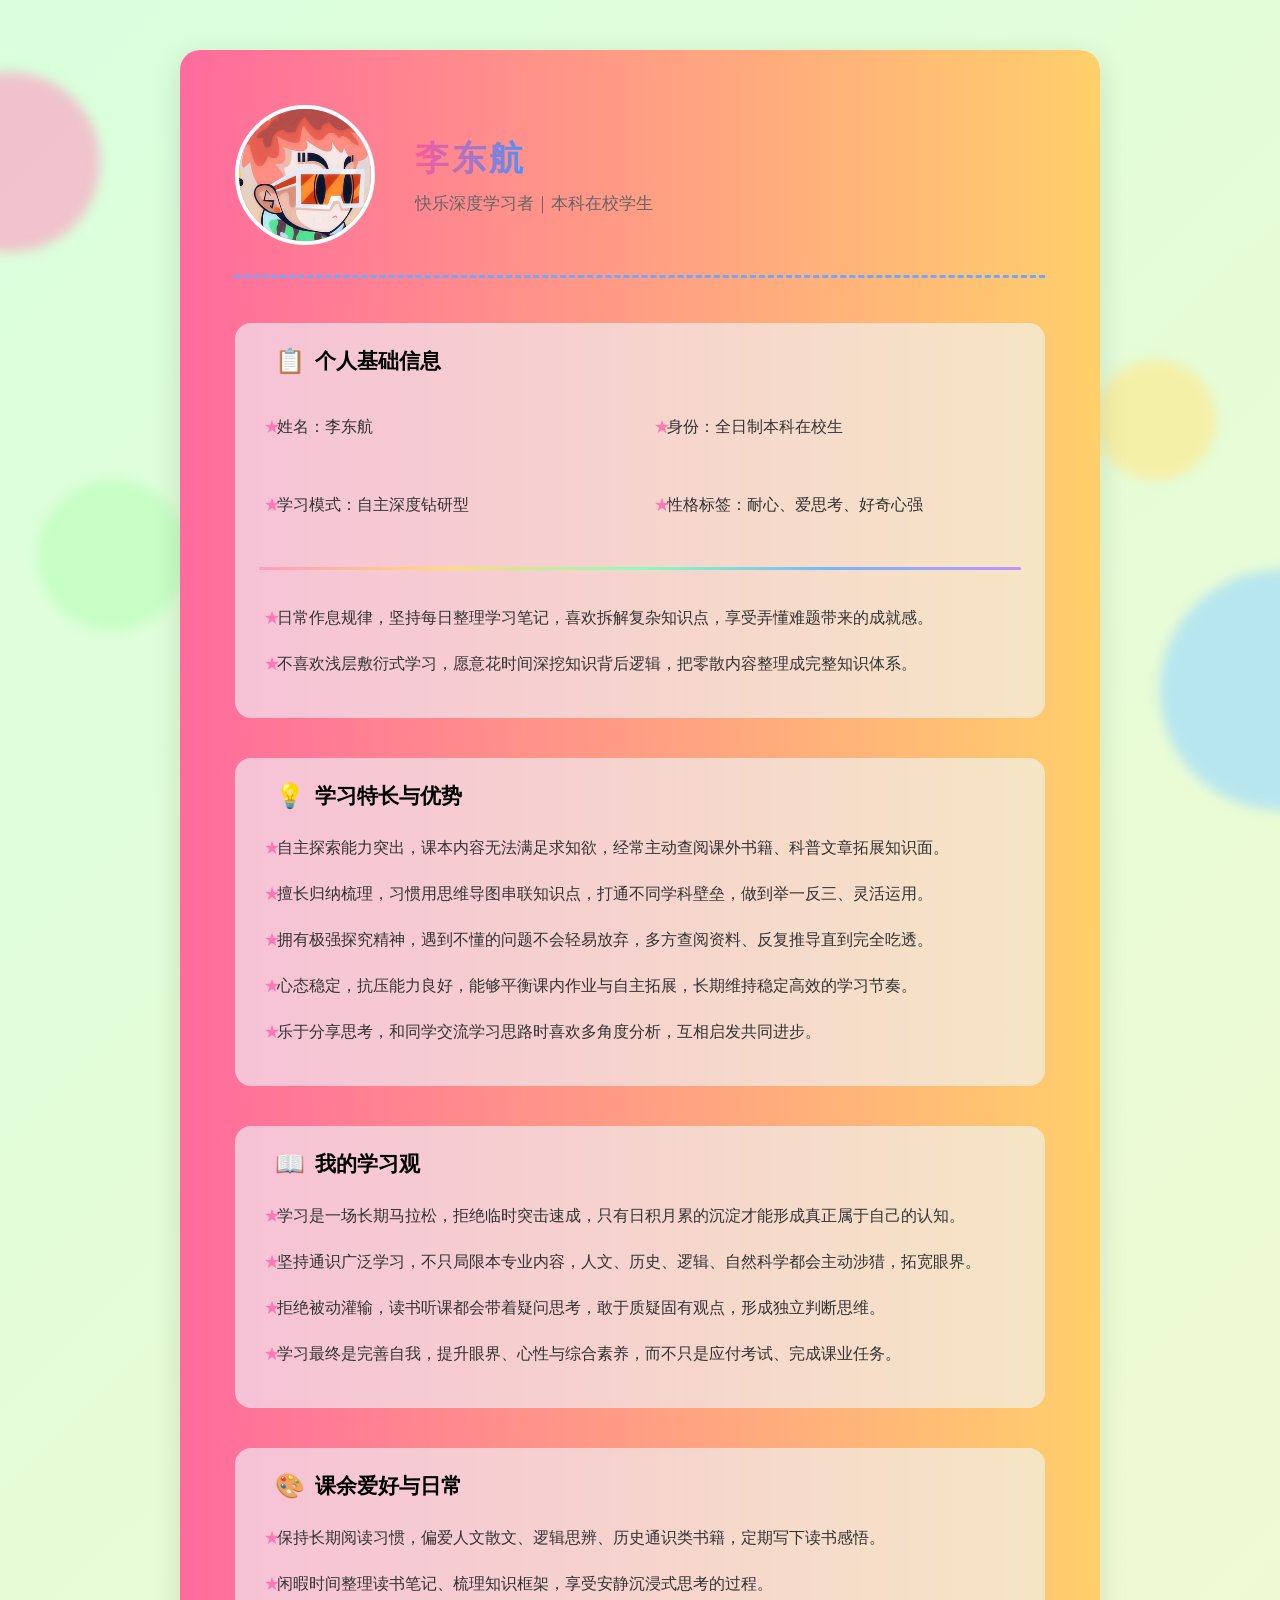
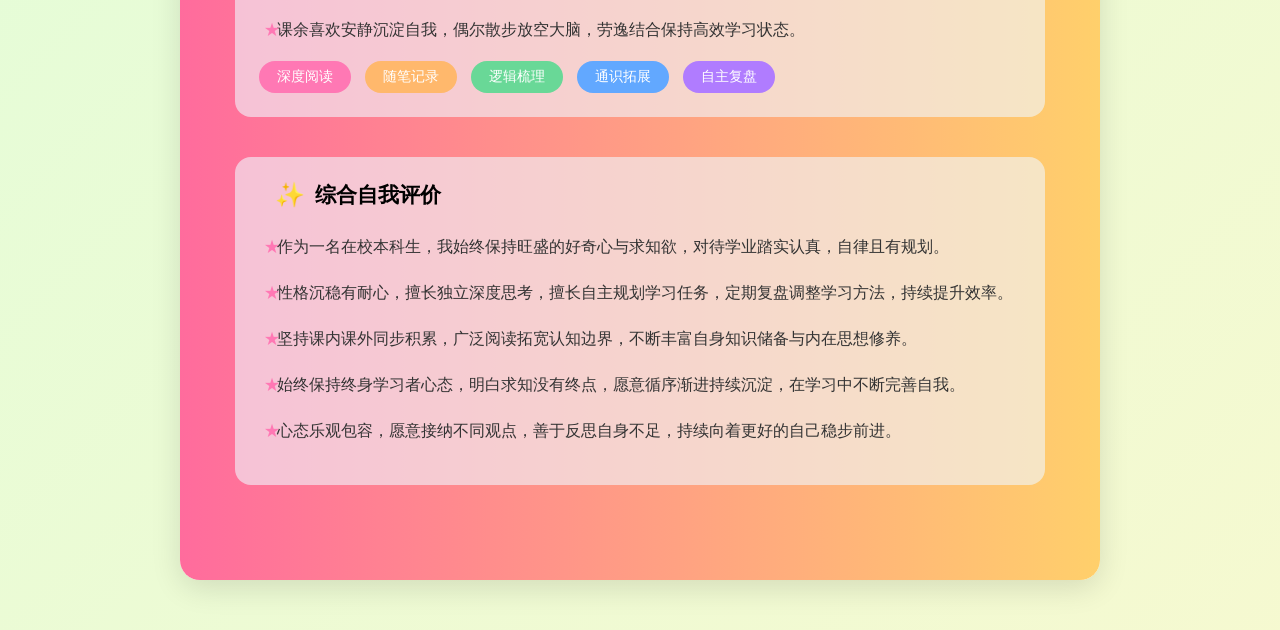
<file: lidonghang.html>
<!DOCTYPE html>
<html lang="zh-CN">
<head>
    <meta charset="UTF-8">
    <meta name="viewport" content="width=device-width, initial-scale=1.0">
    <title>李东航｜趣味个人学生简历</title>
    <style>
        * {
            margin: 0;
            padding: 0;
            box-sizing: border-box;
            font-family: "Microsoft YaHei", "PingFang SC", sans-serif;
        }
        body {
            background: linear-gradient(-45deg, #ffd6e8, #c6e7ff, #fff7cc, #d9ffdd);
            background-size: 400% 400%;
            animation: bgGradient 12s ease infinite;
            min-height: 100vh;
            overflow-x: hidden;
            padding: 50px 15px;
            position: relative;
        }
        /* 动态渐变背景动画 */
        @keyframes bgGradient {
            0% { background-position: 0% 50%; }
            50% { background-position: 100% 50%; }
            100% { background-position: 0% 50%; }
        }
        /* 漂浮彩色装饰小球 */
        .float-ball {
            position: fixed;
            border-radius: 50%;
            opacity: 0.6;
            filter: blur(6px);
            z-index: -1;
            animation: floatMove 15s linear infinite;
        }
        .ball1 { width: 180px; height: 180px; background: #ff9bc1; top: 8%; left: -80px; animation-duration: 18s; }
        .ball2 { width: 240px; height: 240px; background: #96d8ff; bottom: 10%; right: -120px; animation-duration: 22s; }
        .ball3 { width: 120px; height: 120px; background: #ffe888; top: 40%; right: 5%; animation-duration: 14s; }
        .ball4 { width: 150px; height: 150px; background: #b7ffb7; bottom: 30%; left: 3%; animation-duration: 16s; }
        @keyframes floatMove {
            0% { transform: translate(0,0) rotate(0deg); }
            50% { transform: translate(60px, -90px) rotate(180deg); }
            100% { transform: translate(0,0) rotate(360deg); }
        }
        /* 鼠标彩虹拖尾画布 */
        #cursor-trail {
            position: fixed;
            inset: 0;
            pointer-events: none;
            z-index: 9999;
        }
        /* 主简历卡片 流光边框 */
        .resume-box {
            width: 100%;
            max-width: 920px;
            margin: 0 auto;
            background: rgba(255,255,255,0.95);
            backdrop-filter: blur(12px);
            border-radius: 20px;
            padding: 55px;
            position: relative;
            overflow: hidden;
            box-shadow: 0 8px 30px rgba(0,0,0,0.12);
            transition: all 0.4s cubic-bezier(0.175, 0.885, 0.32, 1.275);
        }
        /* 流光动画边框 */
        .resume-box::before {
            content: "";
            position: absolute;
            inset: -4px;
            background: linear-gradient(90deg, #ff6b9d, #ffd06b, #6bffb8, #6bb8ff, #c084ff);
            background-size: 400% 400%;
            animation: streamLight 6s linear infinite;
            border-radius: 22px;
            z-index: -1;
        }
        @keyframes streamLight {
            0% { background-position: 0% 50%; }
            100% { background-position: 400% 50%; }
        }
        .resume-box:hover {
            transform: translateY(-10px) rotateX(2deg);
            box-shadow: 0 15px 50px rgba(100, 160, 255, 0.3);
        }
        /* 头部头像+标题区域 */
        .header-wrap {
            display: flex;
            align-items: center;
            gap: 40px;
            margin-bottom: 45px;
            padding-bottom: 30px;
            border-bottom: 3px dashed #70a8ff;
        }
        /* 趣味头像框 旋转hover */
        .avatar-box {
            width: 140px;
            height: 140px;
            border-radius: 50%;
            background: linear-gradient(135deg, #ff9bc1, #82c8ff);
            display: flex;
            flex-direction: column;
            align-items: center;
            justify-content: center;
            color: #fff;
            font-weight: bold;
            cursor: pointer;
            transition: all 0.4s ease;
            border: 4px solid #fff;
            overflow: hidden;
        }
        .avatar-box img {
            width: 100%;
            height: 100%;
            object-fit: cover;
        }
        .avatar-box:hover {
            transform: scale(1.12) rotate(8deg);
            box-shadow: 0 0 25px rgba(255, 110, 180, 0.5);
        }
        .title-group h1 {
            font-size: 34px;
            background: linear-gradient(90deg, #ff5898, #4096ff, #9b59ff);
            -webkit-background-clip: text;
            color: transparent;
            letter-spacing: 3px;
            margin-bottom: 10px;
        }
        .title-group p {
            font-size: 17px;
            color: #666;
        }
        /* 内容板块通用 */
        .section {
            margin: 40px 0;
            padding: 24px;
            border-radius: 16px;
            background: rgba(240, 248, 255, 0.6);
            transition: all 0.35s ease;
            position: relative;
        }
        .section:hover {
            transform: translateX(8px) scale(1.01);
            background: rgba(220, 240, 255, 0.9);
            box-shadow: inset 0 0 12px rgba(100,180,255,0.2);
        }
        .section-title {
            font-size: 21px;
            font-weight: bold;
            padding-left: 16px;
            margin-bottom: 22px;
            position: relative;
            cursor: pointer;
            display: flex;
            align-items: center;
            gap: 10px;
        }
        .section-title span.icon {
            font-size: 24px;
        }
        /* 趣味悬浮气泡提示 */
        .tip-pop {
            position: absolute;
            left: 160px;
            top: -14px;
            background: linear-gradient(135deg, #ff7eb3, #7eb6ff);
            color: white;
            padding: 8px 16px;
            border-radius: 20px;
            font-size: 13px;
            white-space: nowrap;
            opacity: 0;
            visibility: hidden;
            transition: all 0.3s ease;
            z-index: 99;
            box-shadow: 0 4px 15px rgba(255,100,180,0.3);
        }
        .section-title:hover .tip-pop {
            opacity: 1;
            visibility: visible;
            top: -24px;
        }
        /* 内容条目 */
        .content-item {
            line-height: 2;
            font-size: 16px;
            color: #333;
            margin: 14px 0;
            padding-left: 18px;
            position: relative;
        }
        .content-item::before {
            content: "★";
            color: #ff78b4;
            position: absolute;
            left: 5px;
        }
        /* 双栏布局 */
        .double-row {
            display: grid;
            grid-template-columns: 1fr 1fr;
            gap: 18px;
        }
        /* 彩虹分割线 */
        .split-line {
            width: 100%;
            height: 3px;
            background: linear-gradient(90deg, #ff9bc1, #ffdd70, #8affb8, #70b8ff, #c290ff);
            border-radius: 3px;
            margin: 32px 0;
        }
        /* 弹跳彩色标签 */
        .tag-wrap {
            display: flex;
            flex-wrap: wrap;
            gap: 14px;
            margin-top: 15px;
        }
        .tag {
            padding: 7px 18px;
            border-radius: 40px;
            font-size: 14px;
            color: #fff;
            transition: all 0.3s ease;
            animation: tagBounce 3s ease-in-out infinite alternate;
        }
        .tag:nth-child(1) { background: #ff78b4; animation-delay: 0s; }
        .tag:nth-child(2) { background: #ffb86c; animation-delay: 0.2s; }
        .tag:nth-child(3) { background: #69d897; animation-delay: 0.4s; }
        .tag:nth-child(4) { background: #62a8ff; animation-delay: 0.6s; }
        .tag:nth-child(5) { background: #b07cff; animation-delay: 0.8s; }
        @keyframes tagBounce {
            from { transform: translateY(0); }
            to { transform: translateY(-6px); }
        }
        .tag:hover {
            transform: scale(1.15);
            filter: brightness(1.15);
        }
        /* 手机适配 */
        @media (max-width:720px) {
            .header-wrap { flex-direction: column; text-align:center; }
            .double-row { grid-template-columns: 1fr; }
            .resume-box { padding:30px; }
            .title-group h1 { font-size:26px; }
            .avatar-box { width:110px; height:110px; }
        }
    </style>
</head>
<body>
    <!-- 漂浮背景彩球 -->
    <div class="float-ball ball1"></div>
    <div class="float-ball ball2"></div>
    <div class="float-ball ball3"></div>
    <div class="float-ball ball4"></div>

    <!-- 彩虹鼠标拖尾画布 -->
    <canvas id="cursor-trail"></canvas>

    <div class="resume-box">
        <!-- 头部头像标题 -->
        <div class="header-wrap">
            <div class="avatar-box">
                <img src="img/xiaohang.ico" alt="李东航头像">
            </div>
            <div class="title-group">
                <h1>李东航</h1>
                <p>快乐深度学习者｜本科在校学生</p>
            </div>
        </div>

        <!-- 板块1 基础信息 -->
        <div class="section">
            <h2 class="section-title">
                <span class="icon">📋</span> 个人基础信息
                <span class="tip-pop">我的基础在校身份小档案</span>
            </h2>
            <div class="double-row">
                <div class="content-item">姓名：李东航</div>
                <div class="content-item">身份：全日制本科在校生</div>
                <div class="content-item">学习模式：自主深度钻研型</div>
                <div class="content-item">性格标签：耐心、爱思考、好奇心强</div>
            </div>
            <div class="split-line"></div>
            <div class="content-item">日常作息规律，坚持每日整理学习笔记，喜欢拆解复杂知识点，享受弄懂难题带来的成就感。</div>
            <div class="content-item">不喜欢浅层敷衍式学习，愿意花时间深挖知识背后逻辑，把零散内容整理成完整知识体系。</div>
        </div>

        <!-- 板块2 学习优势 -->
        <div class="section">
            <h2 class="section-title">
                <span class="icon">💡</span> 学习特长与优势
                <span class="tip-pop">我独特的学习能力亮点</span>
            </h2>
            <div class="content-item">自主探索能力突出，课本内容无法满足求知欲，经常主动查阅课外书籍、科普文章拓展知识面。</div>
            <div class="content-item">擅长归纳梳理，习惯用思维导图串联知识点，打通不同学科壁垒，做到举一反三、灵活运用。</div>
            <div class="content-item">拥有极强探究精神，遇到不懂的问题不会轻易放弃，多方查阅资料、反复推导直到完全吃透。</div>
            <div class="content-item">心态稳定，抗压能力良好，能够平衡课内作业与自主拓展，长期维持稳定高效的学习节奏。</div>
            <div class="content-item">乐于分享思考，和同学交流学习思路时喜欢多角度分析，互相启发共同进步。</div>
        </div>

        <!-- 板块3 学习观念 -->
        <div class="section">
            <h2 class="section-title">
                <span class="icon">📖</span> 我的学习观
                <span class="tip-pop">长久以来坚持的学习想法</span>
            </h2>
            <div class="content-item">学习是一场长期马拉松，拒绝临时突击速成，只有日积月累的沉淀才能形成真正属于自己的认知。</div>
            <div class="content-item">坚持通识广泛学习，不只局限本专业内容，人文、历史、逻辑、自然科学都会主动涉猎，拓宽眼界。</div>
            <div class="content-item">拒绝被动灌输，读书听课都会带着疑问思考，敢于质疑固有观点，形成独立判断思维。</div>
            <div class="content-item">学习最终是完善自我，提升眼界、心性与综合素养，而不只是应付考试、完成课业任务。</div>
        </div>

        <!-- 板块4 爱好与日常 -->
        <div class="section">
            <h2 class="section-title">
                <span class="icon">🎨</span> 课余爱好与日常
                <span class="tip-pop">学习之外丰富的生活爱好</span>
            </h2>
            <div class="content-item">保持长期阅读习惯，偏爱人文散文、逻辑思辨、历史通识类书籍，定期写下读书感悟。</div>
            <div class="content-item">闲暇时间整理读书笔记、梳理知识框架，享受安静沉浸式思考的过程。</div>
            <div class="content-item">课余喜欢安静沉淀自我，偶尔散步放空大脑，劳逸结合保持高效学习状态。</div>
            <div class="tag-wrap">
                <span class="tag">深度阅读</span>
                <span class="tag">随笔记录</span>
                <span class="tag">逻辑梳理</span>
                <span class="tag">通识拓展</span>
                <span class="tag">自主复盘</span>
            </div>
        </div>

        <!-- 板块5 自我评价 -->
        <div class="section">
            <h2 class="section-title">
                <span class="icon">✨</span> 综合自我评价
                <span class="tip-pop">对自己整体的综合总结</span>
            </h2>
            <div class="content-item">作为一名在校本科生，我始终保持旺盛的好奇心与求知欲，对待学业踏实认真，自律且有规划。</div>
            <div class="content-item">性格沉稳有耐心，擅长独立深度思考，擅长自主规划学习任务，定期复盘调整学习方法，持续提升效率。</div>
            <div class="content-item">坚持课内课外同步积累，广泛阅读拓宽认知边界，不断丰富自身知识储备与内在思想修养。</div>
            <div class="content-item">始终保持终身学习者心态，明白求知没有终点，愿意循序渐进持续沉淀，在学习中不断完善自我。</div>
            <div class="content-item">心态乐观包容，愿意接纳不同观点，善于反思自身不足，持续向着更好的自己稳步前进。</div>
        </div>
    </div>

    <script>
        // 彩虹多色鼠标拖尾粒子
        const canvas = document.getElementById('cursor-trail');
        const ctx = canvas.getContext('2d');
        let width, height;
        let mouseX = 0, mouseY = 0;
        const particles = [];
        const rainbowColors = [
            "rgba(255,120,180,",
            "rgba(255,184,108,",
            "rgba(105,216,151,",
            "rgba(98,168,255,",
            "rgba(176,124,255,"
        ];

        function resizeCanvas() {
            width = window.innerWidth;
            height = window.innerHeight;
            canvas.width = width;
            canvas.height = height;
        }
        resizeCanvas();
        window.addEventListener('resize', resizeCanvas);

        class Particle {
            constructor(x, y) {
                this.x = x;
                this.y = y;
                this.size = Math.random() * 5 + 1;
                this.speedX = (Math.random() - 0.5) * 2;
                this.speedY = (Math.random() - 0.5) * 2;
                this.life = 1;
                this.decay = Math.random() * 0.025 + 0.01;
                this.colorIdx = Math.floor(Math.random() * rainbowColors.length);
            }
            update() {
                this.x += this.speedX;
                this.y += this.speedY;
                this.life -= this.decay;
            }
            draw() {
                ctx.beginPath();
                ctx.arc(this.x, this.y, this.size, 0, Math.PI * 2);
                ctx.fillStyle = rainbowColors[this.colorIdx] + this.life + ")";
                ctx.fill();
            }
        }

        window.addEventListener('mousemove', e => {
            mouseX = e.clientX;
            mouseY = e.clientY;
            for(let i=0; i<5; i++) particles.push(new Particle(mouseX, mouseY));
        });

        function animate() {
            ctx.clearRect(0,0,width,height);
            for(let i=particles.length-1; i>=0; i--){
                const p = particles[i];
                p.update();
                p.draw();
                if(p.life <= 0) particles.splice(i,1);
            }
            requestAnimationFrame(animate);
        }
        animate();
    </script>
</body>
</html>
</file>
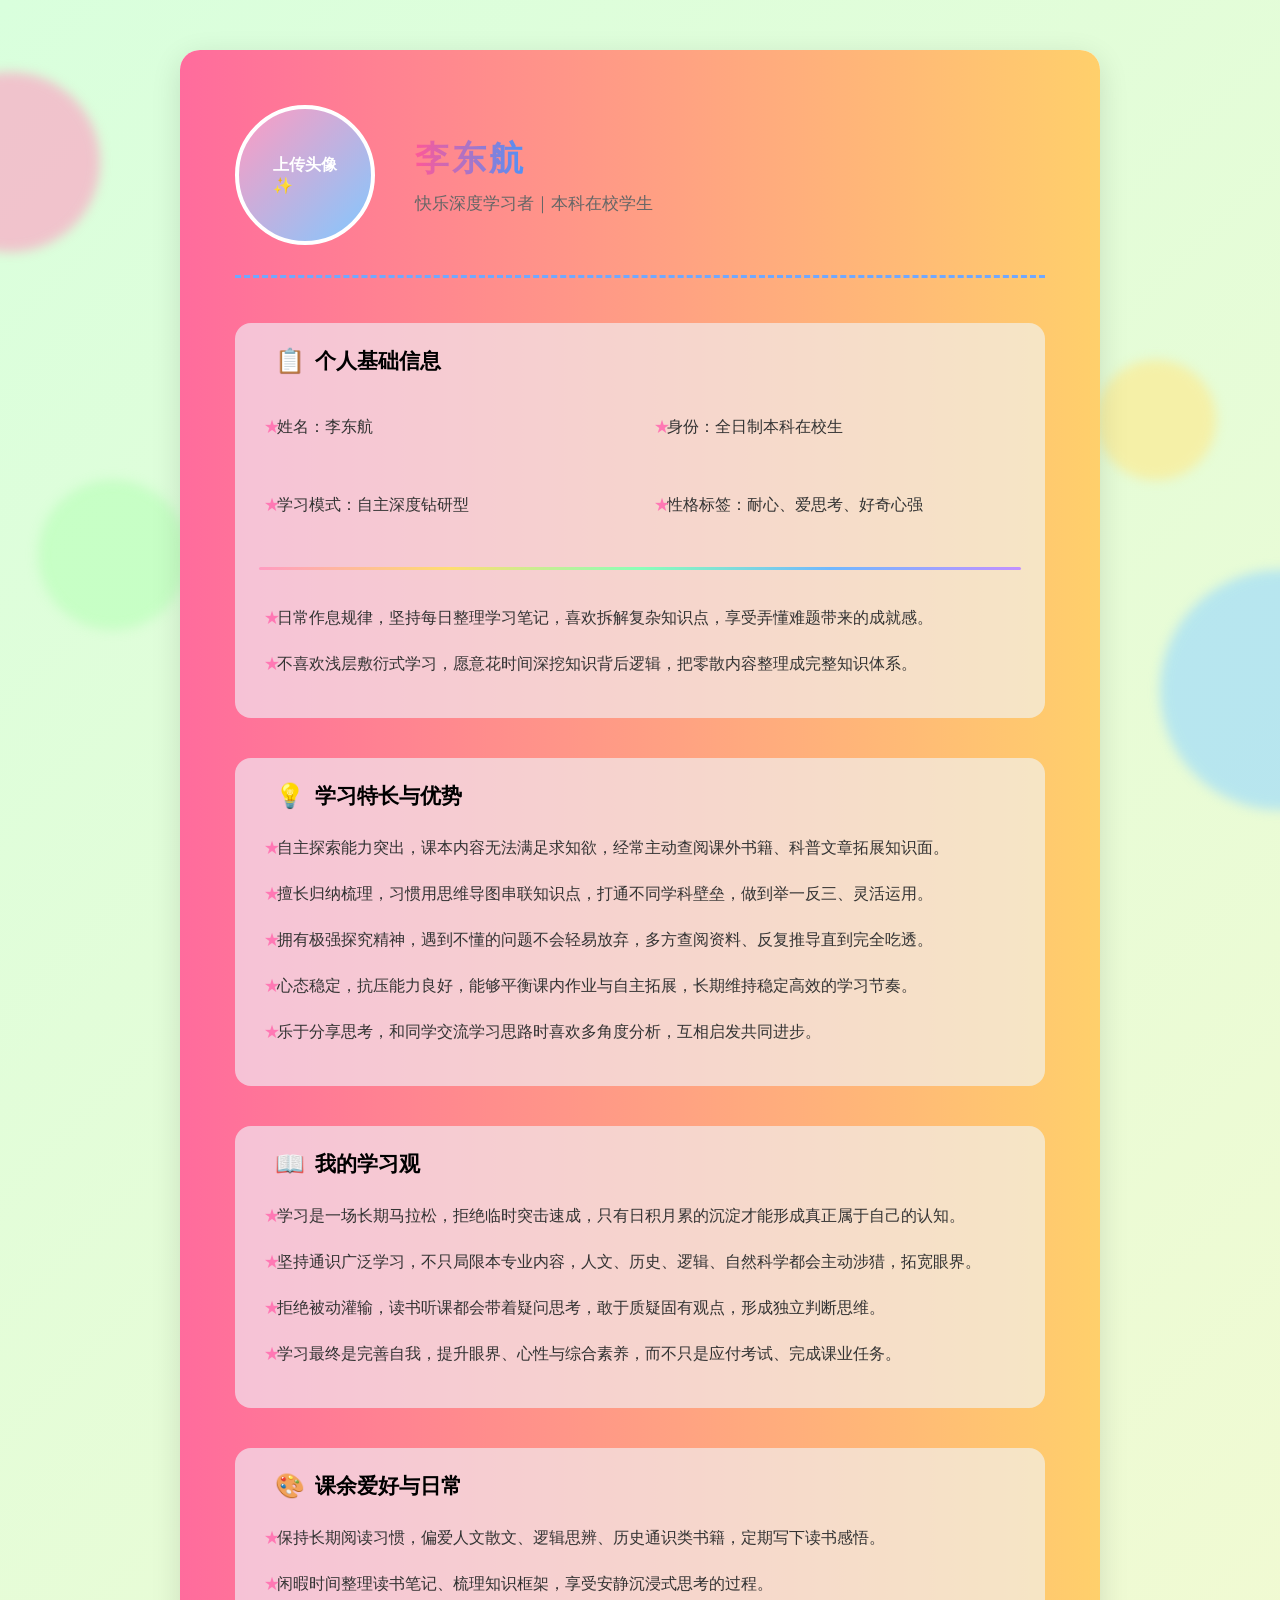
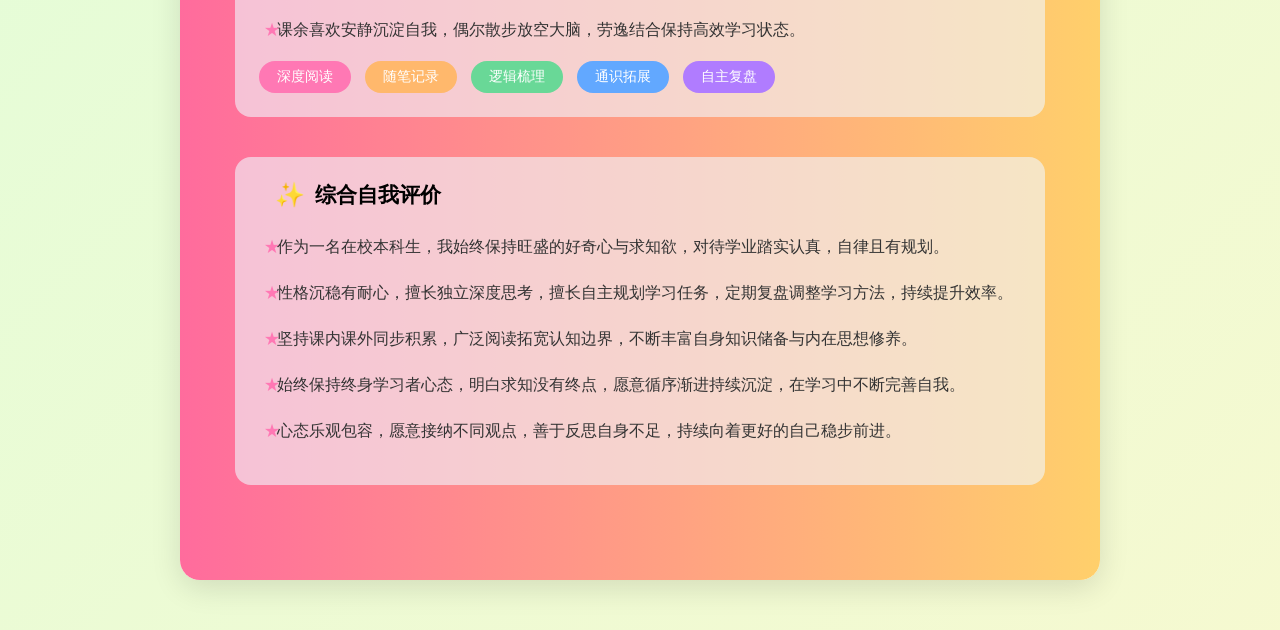
<file: 李东航.html>
<!DOCTYPE html>
<html lang="zh-CN">
<head>
    <meta charset="UTF-8">
    <meta name="viewport" content="width=device-width, initial-scale=1.0">
    <title>李东航｜趣味个人学生简历</title>
    <style>
        * {
            margin: 0;
            padding: 0;
            box-sizing: border-box;
            font-family: "Microsoft YaHei", "PingFang SC", sans-serif;
        }
        body {
            background: linear-gradient(-45deg, #ffd6e8, #c6e7ff, #fff7cc, #d9ffdd);
            background-size: 400% 400%;
            animation: bgGradient 12s ease infinite;
            min-height: 100vh;
            overflow-x: hidden;
            padding: 50px 15px;
            position: relative;
        }
        /* 动态渐变背景动画 */
        @keyframes bgGradient {
            0% { background-position: 0% 50%; }
            50% { background-position: 100% 50%; }
            100% { background-position: 0% 50%; }
        }
        /* 漂浮彩色装饰小球 */
        .float-ball {
            position: fixed;
            border-radius: 50%;
            opacity: 0.6;
            filter: blur(6px);
            z-index: -1;
            animation: floatMove 15s linear infinite;
        }
        .ball1 { width: 180px; height: 180px; background: #ff9bc1; top: 8%; left: -80px; animation-duration: 18s; }
        .ball2 { width: 240px; height: 240px; background: #96d8ff; bottom: 10%; right: -120px; animation-duration: 22s; }
        .ball3 { width: 120px; height: 120px; background: #ffe888; top: 40%; right: 5%; animation-duration: 14s; }
        .ball4 { width: 150px; height: 150px; background: #b7ffb7; bottom: 30%; left: 3%; animation-duration: 16s; }
        @keyframes floatMove {
            0% { transform: translate(0,0) rotate(0deg); }
            50% { transform: translate(60px, -90px) rotate(180deg); }
            100% { transform: translate(0,0) rotate(360deg); }
        }
        /* 鼠标彩虹拖尾画布 */
        #cursor-trail {
            position: fixed;
            inset: 0;
            pointer-events: none;
            z-index: 9999;
        }
        /* 主简历卡片 流光边框 */
        .resume-box {
            width: 100%;
            max-width: 920px;
            margin: 0 auto;
            background: rgba(255,255,255,0.95);
            backdrop-filter: blur(12px);
            border-radius: 20px;
            padding: 55px;
            position: relative;
            overflow: hidden;
            box-shadow: 0 8px 30px rgba(0,0,0,0.12);
            transition: all 0.4s cubic-bezier(0.175, 0.885, 0.32, 1.275);
        }
        /* 流光动画边框 */
        .resume-box::before {
            content: "";
            position: absolute;
            inset: -4px;
            background: linear-gradient(90deg, #ff6b9d, #ffd06b, #6bffb8, #6bb8ff, #c084ff);
            background-size: 400% 400%;
            animation: streamLight 6s linear infinite;
            border-radius: 22px;
            z-index: -1;
        }
        @keyframes streamLight {
            0% { background-position: 0% 50%; }
            100% { background-position: 400% 50%; }
        }
        .resume-box:hover {
            transform: translateY(-10px) rotateX(2deg);
            box-shadow: 0 15px 50px rgba(100, 160, 255, 0.3);
        }
        /* 头部头像+标题区域 */
        .header-wrap {
            display: flex;
            align-items: center;
            gap: 40px;
            margin-bottom: 45px;
            padding-bottom: 30px;
            border-bottom: 3px dashed #70a8ff;
        }
        /* 趣味头像框 旋转hover */
        .avatar-box {
            width: 140px;
            height: 140px;
            border-radius: 50%;
            background: linear-gradient(135deg, #ff9bc1, #82c8ff);
            display: flex;
            flex-direction: column;
            align-items: center;
            justify-content: center;
            color: #fff;
            font-weight: bold;
            cursor: pointer;
            transition: all 0.4s ease;
            border: 4px solid #fff;
        }
        .avatar-box:hover {
            transform: scale(1.12) rotate(8deg);
            box-shadow: 0 0 25px rgba(255, 110, 180, 0.5);
        }
        .title-group h1 {
            font-size: 34px;
            background: linear-gradient(90deg, #ff5898, #4096ff, #9b59ff);
            -webkit-background-clip: text;
            color: transparent;
            letter-spacing: 3px;
            margin-bottom: 10px;
        }
        .title-group p {
            font-size: 17px;
            color: #666;
        }
        /* 内容板块通用 */
        .section {
            margin: 40px 0;
            padding: 24px;
            border-radius: 16px;
            background: rgba(240, 248, 255, 0.6);
            transition: all 0.35s ease;
            position: relative;
        }
        .section:hover {
            transform: translateX(8px) scale(1.01);
            background: rgba(220, 240, 255, 0.9);
            box-shadow: inset 0 0 12px rgba(100,180,255,0.2);
        }
        .section-title {
            font-size: 21px;
            font-weight: bold;
            padding-left: 16px;
            margin-bottom: 22px;
            position: relative;
            cursor: pointer;
            display: flex;
            align-items: center;
            gap: 10px;
        }
        .section-title span.icon {
            font-size: 24px;
        }
        /* 趣味悬浮气泡提示 */
        .tip-pop {
            position: absolute;
            left: 160px;
            top: -14px;
            background: linear-gradient(135deg, #ff7eb3, #7eb6ff);
            color: white;
            padding: 8px 16px;
            border-radius: 20px;
            font-size: 13px;
            white-space: nowrap;
            opacity: 0;
            visibility: hidden;
            transition: all 0.3s ease;
            z-index: 99;
            box-shadow: 0 4px 15px rgba(255,100,180,0.3);
        }
        .section-title:hover .tip-pop {
            opacity: 1;
            visibility: visible;
            top: -24px;
        }
        /* 内容条目 */
        .content-item {
            line-height: 2;
            font-size: 16px;
            color: #333;
            margin: 14px 0;
            padding-left: 18px;
            position: relative;
        }
        .content-item::before {
            content: "★";
            color: #ff78b4;
            position: absolute;
            left: 5px;
        }
        /* 双栏布局 */
        .double-row {
            display: grid;
            grid-template-columns: 1fr 1fr;
            gap: 18px;
        }
        /* 彩虹分割线 */
        .split-line {
            width: 100%;
            height: 3px;
            background: linear-gradient(90deg, #ff9bc1, #ffdd70, #8affb8, #70b8ff, #c290ff);
            border-radius: 3px;
            margin: 32px 0;
        }
        /* 弹跳彩色标签 */
        .tag-wrap {
            display: flex;
            flex-wrap: wrap;
            gap: 14px;
            margin-top: 15px;
        }
        .tag {
            padding: 7px 18px;
            border-radius: 40px;
            font-size: 14px;
            color: #fff;
            transition: all 0.3s ease;
            animation: tagBounce 3s ease-in-out infinite alternate;
        }
        .tag:nth-child(1) { background: #ff78b4; animation-delay: 0s; }
        .tag:nth-child(2) { background: #ffb86c; animation-delay: 0.2s; }
        .tag:nth-child(3) { background: #69d897; animation-delay: 0.4s; }
        .tag:nth-child(4) { background: #62a8ff; animation-delay: 0.6s; }
        .tag:nth-child(5) { background: #b07cff; animation-delay: 0.8s; }
        @keyframes tagBounce {
            from { transform: translateY(0); }
            to { transform: translateY(-6px); }
        }
        .tag:hover {
            transform: scale(1.15);
            filter: brightness(1.15);
        }
        /* 手机适配 */
        @media (max-width:720px) {
            .header-wrap { flex-direction: column; text-align:center; }
            .double-row { grid-template-columns: 1fr; }
            .resume-box { padding:30px; }
            .title-group h1 { font-size:26px; }
            .avatar-box { width:110px; height:110px; }
        }
    </style>
</head>
<body>
    <!-- 漂浮背景彩球 -->
    <div class="float-ball ball1"></div>
    <div class="float-ball ball2"></div>
    <div class="float-ball ball3"></div>
    <div class="float-ball ball4"></div>

    <!-- 彩虹鼠标拖尾画布 -->
    <canvas id="cursor-trail"></canvas>

    <div class="resume-box">
        <!-- 头部头像标题 -->
        <div class="header-wrap">
            <div class="avatar-box">
                上传头像<br>✨
            </div>
            <div class="title-group">
                <h1>李东航</h1>
                <p>快乐深度学习者｜本科在校学生</p>
            </div>
        </div>

        <!-- 板块1 基础信息 -->
        <div class="section">
            <h2 class="section-title">
                <span class="icon">📋</span> 个人基础信息
                <span class="tip-pop">我的基础在校身份小档案</span>
            </h2>
            <div class="double-row">
                <div class="content-item">姓名：李东航</div>
                <div class="content-item">身份：全日制本科在校生</div>
                <div class="content-item">学习模式：自主深度钻研型</div>
                <div class="content-item">性格标签：耐心、爱思考、好奇心强</div>
            </div>
            <div class="split-line"></div>
            <div class="content-item">日常作息规律，坚持每日整理学习笔记，喜欢拆解复杂知识点，享受弄懂难题带来的成就感。</div>
            <div class="content-item">不喜欢浅层敷衍式学习，愿意花时间深挖知识背后逻辑，把零散内容整理成完整知识体系。</div>
        </div>

        <!-- 板块2 学习优势 -->
        <div class="section">
            <h2 class="section-title">
                <span class="icon">💡</span> 学习特长与优势
                <span class="tip-pop">我独特的学习能力亮点</span>
            </h2>
            <div class="content-item">自主探索能力突出，课本内容无法满足求知欲，经常主动查阅课外书籍、科普文章拓展知识面。</div>
            <div class="content-item">擅长归纳梳理，习惯用思维导图串联知识点，打通不同学科壁垒，做到举一反三、灵活运用。</div>
            <div class="content-item">拥有极强探究精神，遇到不懂的问题不会轻易放弃，多方查阅资料、反复推导直到完全吃透。</div>
            <div class="content-item">心态稳定，抗压能力良好，能够平衡课内作业与自主拓展，长期维持稳定高效的学习节奏。</div>
            <div class="content-item">乐于分享思考，和同学交流学习思路时喜欢多角度分析，互相启发共同进步。</div>
        </div>

        <!-- 板块3 学习观念 -->
        <div class="section">
            <h2 class="section-title">
                <span class="icon">📖</span> 我的学习观
                <span class="tip-pop">长久以来坚持的学习想法</span>
            </h2>
            <div class="content-item">学习是一场长期马拉松，拒绝临时突击速成，只有日积月累的沉淀才能形成真正属于自己的认知。</div>
            <div class="content-item">坚持通识广泛学习，不只局限本专业内容，人文、历史、逻辑、自然科学都会主动涉猎，拓宽眼界。</div>
            <div class="content-item">拒绝被动灌输，读书听课都会带着疑问思考，敢于质疑固有观点，形成独立判断思维。</div>
            <div class="content-item">学习最终是完善自我，提升眼界、心性与综合素养，而不只是应付考试、完成课业任务。</div>
        </div>

        <!-- 板块4 爱好与日常 -->
        <div class="section">
            <h2 class="section-title">
                <span class="icon">🎨</span> 课余爱好与日常
                <span class="tip-pop">学习之外丰富的生活爱好</span>
            </h2>
            <div class="content-item">保持长期阅读习惯，偏爱人文散文、逻辑思辨、历史通识类书籍，定期写下读书感悟。</div>
            <div class="content-item">闲暇时间整理读书笔记、梳理知识框架，享受安静沉浸式思考的过程。</div>
            <div class="content-item">课余喜欢安静沉淀自我，偶尔散步放空大脑，劳逸结合保持高效学习状态。</div>
            <div class="tag-wrap">
                <span class="tag">深度阅读</span>
                <span class="tag">随笔记录</span>
                <span class="tag">逻辑梳理</span>
                <span class="tag">通识拓展</span>
                <span class="tag">自主复盘</span>
            </div>
        </div>

        <!-- 板块5 自我评价 -->
        <div class="section">
            <h2 class="section-title">
                <span class="icon">✨</span> 综合自我评价
                <span class="tip-pop">对自己整体的综合总结</span>
            </h2>
            <div class="content-item">作为一名在校本科生，我始终保持旺盛的好奇心与求知欲，对待学业踏实认真，自律且有规划。</div>
            <div class="content-item">性格沉稳有耐心，擅长独立深度思考，擅长自主规划学习任务，定期复盘调整学习方法，持续提升效率。</div>
            <div class="content-item">坚持课内课外同步积累，广泛阅读拓宽认知边界，不断丰富自身知识储备与内在思想修养。</div>
            <div class="content-item">始终保持终身学习者心态，明白求知没有终点，愿意循序渐进持续沉淀，在学习中不断完善自我。</div>
            <div class="content-item">心态乐观包容，愿意接纳不同观点，善于反思自身不足，持续向着更好的自己稳步前进。</div>
        </div>
    </div>

    <script>
        // 彩虹多色鼠标拖尾粒子
        const canvas = document.getElementById('cursor-trail');
        const ctx = canvas.getContext('2d');
        let width, height;
        let mouseX = 0, mouseY = 0;
        const particles = [];
        const rainbowColors = [
            "rgba(255,120,180,",
            "rgba(255,184,108,",
            "rgba(105,216,151,",
            "rgba(98,168,255,",
            "rgba(176,124,255,"
        ];

        function resizeCanvas() {
            width = window.innerWidth;
            height = window.innerHeight;
            canvas.width = width;
            canvas.height = height;
        }
        resizeCanvas();
        window.addEventListener('resize', resizeCanvas);

        class Particle {
            constructor(x, y) {
                this.x = x;
                this.y = y;
                this.size = Math.random() * 5 + 1;
                this.speedX = (Math.random() - 0.5) * 2;
                this.speedY = (Math.random() - 0.5) * 2;
                this.life = 1;
                this.decay = Math.random() * 0.025 + 0.01;
                this.colorIdx = Math.floor(Math.random() * rainbowColors.length);
            }
            update() {
                this.x += this.speedX;
                this.y += this.speedY;
                this.life -= this.decay;
            }
            draw() {
                ctx.beginPath();
                ctx.arc(this.x, this.y, this.size, 0, Math.PI * 2);
                ctx.fillStyle = rainbowColors[this.colorIdx] + this.life + ")";
                ctx.fill();
            }
        }

        window.addEventListener('mousemove', e => {
            mouseX = e.clientX;
            mouseY = e.clientY;
            for(let i=0; i<5; i++) particles.push(new Particle(mouseX, mouseY));
        });

        function animate() {
            ctx.clearRect(0,0,width,height);
            for(let i=particles.length-1; i>=0; i--){
                const p = particles[i];
                p.update();
                p.draw();
                if(p.life <= 0) particles.splice(i,1);
            }
            requestAnimationFrame(animate);
        }
        animate();
    </script>
</body>
</html>
</file>
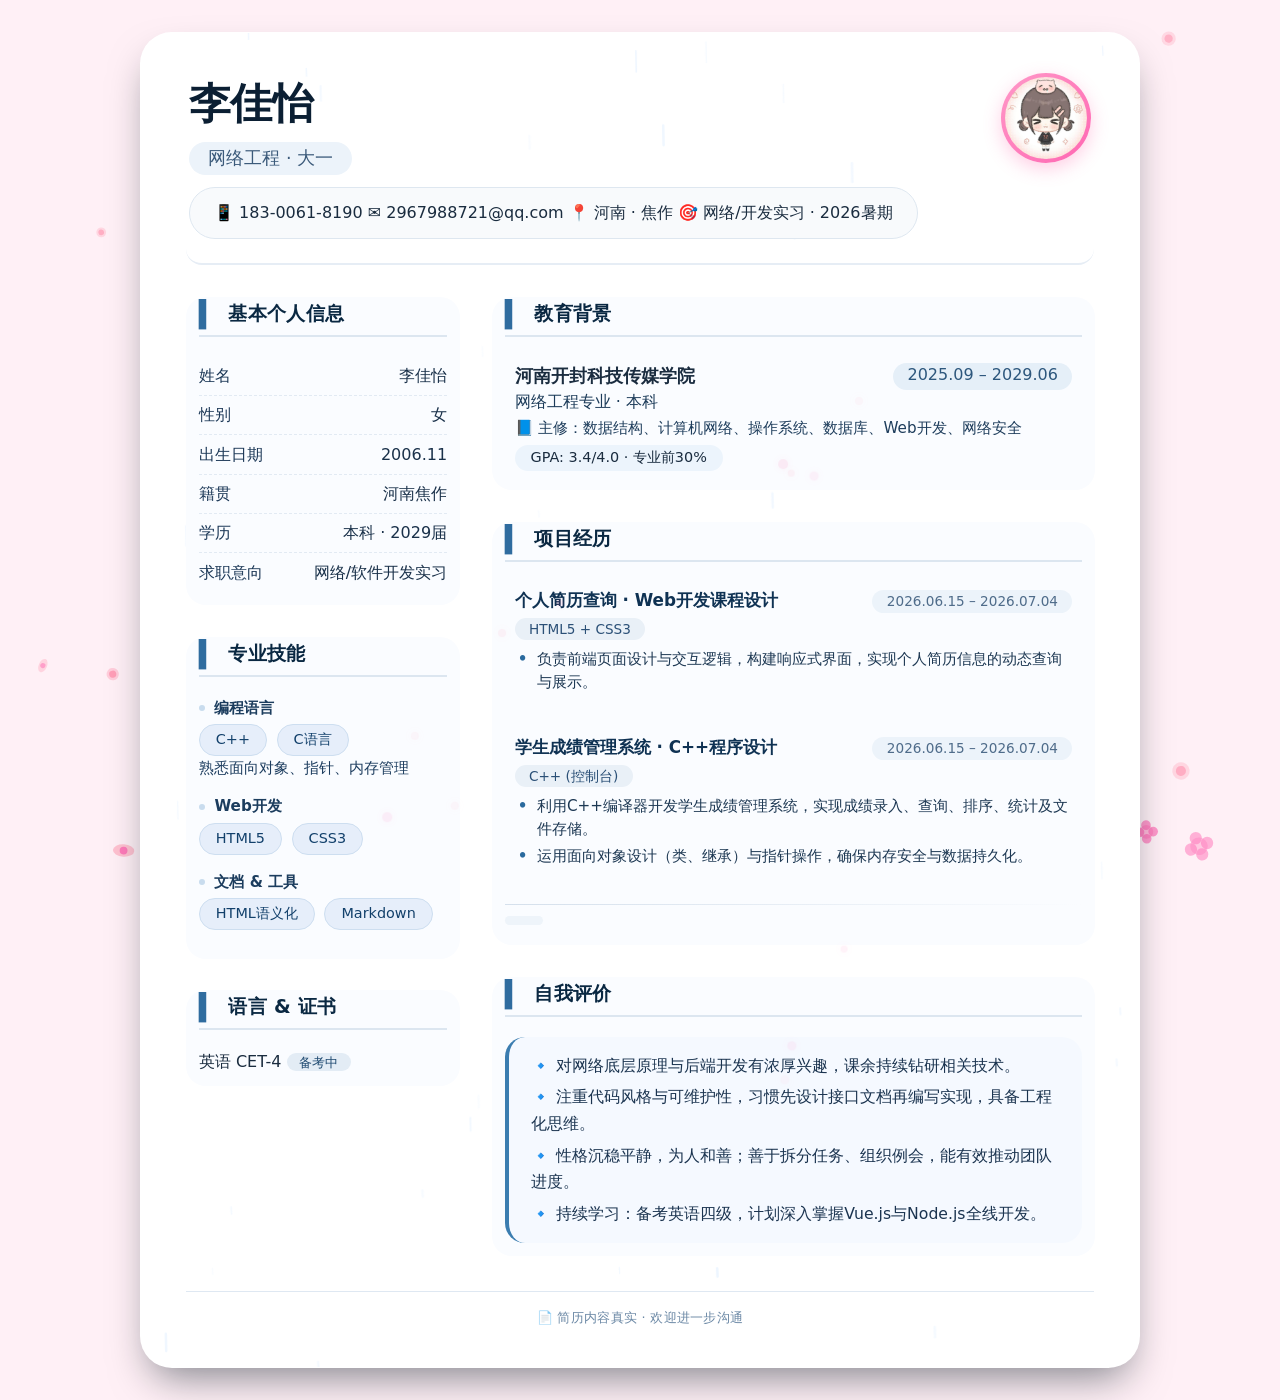
<file: 李佳怡.html>
<!DOCTYPE html>
<html lang="zh-CN">
<head>
  <meta charset="UTF-8">
  <meta name="viewport" content="width=device-width, initial-scale=1.0">
  <title>李佳怡 · 网络工程个人简历 </title>
  <style>
    * {
      margin: 0;
      padding: 0;
      box-sizing: border-box;
    }

    body {
      background: #fff0f6;
      font-family: 'Segoe UI', Roboto, system-ui, -apple-system, sans-serif;
      display: flex;
      justify-content: center;
      align-items: center;
      min-height: 100vh;
      padding: 2rem 1rem;
      line-height: 1.5;
      color: #1a2c3f;
      position: relative;
      overflow-x: hidden;
    }

    /* 外部樱花画布 */
    #sakura-canvas {
      position: fixed;
      top: 0;
      left: 0;
      width: 100vw;
      height: 100vh;
      pointer-events: none;
      z-index: 1;
    }

    /* 简历内部雨滴画布 */
    #rain-canvas {
      position: absolute;
      top: 0;
      left: 0;
      width: 100%;
      height: 100%;
      pointer-events: none;
      z-index: 0;
      opacity: 0.45;
      border-radius: 32px;
      overflow: hidden;
    }

    .resume {
      max-width: 1000px;
      width: 100%;
      background: #ffffff;
      border-radius: 32px;
      box-shadow: 0 20px 40px -12px rgba(0, 20, 30, 0.5);
      padding: 2.5rem 2.8rem;
      position: relative;
      z-index: 10;
      border: 1px solid rgba(255, 255, 255, 0.15);
      overflow: hidden;
      transition: box-shadow 0.3s ease;
    }

    .resume:hover {
      box-shadow: 0 30px 60px -16px rgba(0, 30, 50, 0.7);
      border-color: rgba(255, 255, 255, 0.25);
    }

    .section, .header, .contact, .self-eval, .edu-item, .project-item {
      transition: transform 0.25s cubic-bezier(0.2, 0, 0, 1),
                  box-shadow 0.25s ease,
                  background 0.2s ease;
      will-change: transform;
      border-radius: 16px;
    }

    .section:hover, .header:hover, .contact:hover, .self-eval:hover,
    .edu-item:hover, .project-item:hover {
      transform: translateY(-4px) scale(1.005);
      box-shadow: 0 12px 28px -8px rgba(0, 40, 70, 0.18);
      background: #ffffff;
    }

    .header {
      padding-bottom: 1.5rem;
      border-bottom: 2px solid #e6edf5;
      margin-bottom: 2rem;
      padding-left: 0.2rem;
      padding-right: 0.2rem;
      background: transparent;
      display: flex;
      justify-content: space-between;
      align-items: flex-start;
    }

    .header:hover {
      background: #fbfdff;
      padding-left: 0.8rem;
      padding-right: 0.8rem;
    }

    .contact {
      background: #f8fafc;
      border: 1px solid #dee7f0;
      padding: 0.8rem 1.5rem;
      border-radius: 40px;
      margin-top: 0.8rem;
    }

    .contact:hover {
      background: #ffffff;
      border-color: #b6d0e8;
    }

    .name-title h1 {
      font-size: 2.6rem;
      font-weight: 600;
      letter-spacing: -0.02em;
      color: #0b1f33;
      margin-bottom: 0.2rem;
    }

    .name-title .sub {
      font-size: 1.1rem;
      font-weight: 400;
      color: #3b5a7a;
      background: #ecf3fa;
      display: inline-block;
      padding: 0.2rem 1.2rem;
      border-radius: 30px;
      margin-top: 0.2rem;
    }

    .contact span {
      display: inline-flex;
      align-items: center;
      gap: 0.4rem;
      white-space: nowrap;
    }

    .grid-2 {
      display: grid;
      grid-template-columns: 1fr 2.2fr;
      gap: 2rem;
      margin-top: 0.3rem;
      position: relative;
      z-index: 2;
    }

    .left-panel {
      display: flex;
      flex-direction: column;
      gap: 2rem;
    }

    .right-panel {
      display: flex;
      flex-direction: column;
      gap: 2rem;
    }

    .section {
      background: #fafcff;
      border-radius: 20px;
      padding: 0.2rem 0.8rem 0.8rem 0.8rem;
      transition: transform 0.25s cubic-bezier(0.2, 0, 0, 1),
                  box-shadow 0.25s ease,
                  background 0.2s ease;
    }

    .section:hover {
      background: #ffffff;
      transform: translateY(-4px) scale(1.005);
      box-shadow: 0 12px 28px -8px rgba(0, 40, 70, 0.15);
    }

    .section-title {
      font-size: 1.2rem;
      font-weight: 600;
      color: #0a2842;
      letter-spacing: 0.3px;
      display: flex;
      align-items: center;
      gap: 0.6rem;
      border-bottom: 2px solid #dce6f0;
      padding-bottom: 0.4rem;
      margin-bottom: 1.2rem;
    }

    .section-title::before {
      content: "▍";
      color: #2f6c9f;
      font-weight: 300;
      font-size: 1.6rem;
      line-height: 1;
    }

    .info-item {
      display: flex;
      justify-content: space-between;
      padding: 0.45rem 0;
      border-bottom: 1px dashed #e2eaf3;
    }

    .info-item:last-child {
      border-bottom: none;
    }

    .info-label {
      font-weight: 500;
      color: #1c3857;
    }

    .info-value {
      color: #1a314a;
      text-align: right;
    }

    .skill-tag {
      display: flex;
      flex-wrap: wrap;
      gap: 0.6rem;
      margin-top: 0.2rem;
    }

    .skill-tag span {
      background: #e6eefa;
      padding: 0.25rem 1rem;
      border-radius: 30px;
      font-size: 0.9rem;
      font-weight: 450;
      color: #12406b;
      border: 1px solid #cddef0;
    }

    .skill-group {
      margin-bottom: 1rem;
    }

    .skill-group h4 {
      font-size: 0.95rem;
      font-weight: 600;
      color: #1c3d5e;
      margin-bottom: 0.3rem;
      display: flex;
      align-items: center;
      gap: 0.3rem;
    }

    .skill-group h4 i {
      font-style: normal;
      background: #c9dcee;
      width: 6px;
      height: 6px;
      border-radius: 10px;
      display: inline-block;
      margin-right: 0.3rem;
    }

    .skill-desc {
      font-size: 0.92rem;
      color: #1d3d5f;
      margin-top: 0.1rem;
    }

    .edu-item, .project-item {
      margin-bottom: 1.6rem;
      padding: 0.4rem 0.6rem;
      border-radius: 16px;
      transition: transform 0.25s cubic-bezier(0.2, 0, 0, 1),
                  box-shadow 0.25s ease,
                  background 0.2s ease;
    }

    .edu-item:hover, .project-item:hover {
      background: #ffffff;
      transform: translateY(-4px) scale(1.005);
      box-shadow: 0 10px 24px -8px rgba(0, 40, 70, 0.12);
    }

    .edu-item:last-child, .project-item:last-child {
      margin-bottom: 0;
    }

    .project-header {
      display: flex;
      flex-wrap: wrap;
      justify-content: space-between;
      align-items: baseline;
      margin-bottom: 0.1rem;
    }

    .project-name {
      font-weight: 600;
      font-size: 1.05rem;
      color: #0f3253;
    }

    .project-date {
      font-size: 0.85rem;
      color: #4f6c8a;
      background: #ecf3fa;
      padding: 0.1rem 0.9rem;
      border-radius: 30px;
      white-space: nowrap;
    }

    .project-stack {
      font-size: 0.85rem;
      color: #2b5077;
      background: #e9f0f7;
      display: inline-block;
      padding: 0.05rem 0.9rem;
      border-radius: 30px;
      margin: 0.2rem 0 0.3rem 0;
    }

    .project-desc {
      padding-left: 0.2rem;
      margin-top: 0.2rem;
      list-style: none;
    }

    .project-desc li {
      position: relative;
      padding-left: 1.2rem;
      margin-bottom: 0.25rem;
      font-size: 0.95rem;
      color: #1d3853;
    }

    .project-desc li::before {
      content: "•";
      color: #2a6a9e;
      font-weight: bold;
      position: absolute;
      left: 0;
    }

    .self-eval {
      background: #f5f9ff;
      padding: 1rem 1.4rem;
      border-radius: 20px;
      border-left: 4px solid #3b7db0;
      font-size: 0.98rem;
      color: #1b3450;
      line-height: 1.7;
      transition: transform 0.25s cubic-bezier(0.2, 0, 0, 1),
                  box-shadow 0.25s ease,
                  background 0.2s ease;
    }

    .self-eval:hover {
      background: #ffffff;
      transform: translateY(-4px) scale(1.005);
      box-shadow: 0 12px 28px -8px rgba(0, 40, 70, 0.15);
    }

    .self-eval p {
      margin-bottom: 0.3rem;
    }

    .self-eval p:last-child {
      margin-bottom: 0;
    }

    .badge-light {
      background: #e3ecf5;
      border-radius: 30px;
      padding: 0.1rem 0.8rem;
      font-size: 0.8rem;
      color: #1f4a71;
    }

    hr {
      border: 0;
      height: 1px;
      background: linear-gradient(to right, #d5e0ec, transparent);
      margin: 0.6rem 0 0.2rem 0;
    }

    footer {
      margin-top: 2.2rem;
      font-size: 0.8rem;
      color: #6b88a5;
      border-top: 1px solid #dfe8f2;
      padding-top: 1rem;
      text-align: center;
      letter-spacing: 0.3px;
      position: relative;
      z-index: 2;
    }

    /* 头像框样式 */
    .avatar-box {
      width: 90px;
      height: 90px;
      border-radius: 50%;
      padding: 4px;
      background: linear-gradient(135deg, #ff99c8, #ff66b2);
      box-shadow: 0 6px 18px rgba(255,100,170,0.3);
      transition: 0.3s all ease;
    }
    .avatar-box img {
      width: 100%;
      height: 100%;
      border-radius: 50%;
      object-fit: cover;
      display: block;
    }
    .avatar-box:hover {
      transform: scale(1.07) rotate(3deg);
      box-shadow: 0 10px 26px rgba(255,100,170,0.4);
    }

    @media (max-width: 750px) {
      .resume {
        padding: 1.8rem 1.2rem;
      }

      .header {
        flex-direction: column;
        align-items: flex-start;
        gap: 1rem;
      }

      .contact {
        text-align: left;
        width: 100%;
        padding: 0.6rem 1rem;
        flex-direction: row;
        flex-wrap: wrap;
        gap: 0.3rem 1rem;
      }

      .grid-2 {
        grid-template-columns: 1fr;
        gap: 1rem;
      }

      .name-title h1 {
        font-size: 2.2rem;
      }

      .info-item {
        flex-wrap: wrap;
        gap: 0.1rem;
      }

      .info-value {
        text-align: left;
        width: 100%;
        padding-left: 0.2rem;
      }
      .avatar-box {
        width: 76px;
        height: 76px;
      }
    }

    @media (max-width: 450px) {
      .resume {
        padding: 1rem 0.8rem;
      }

      .contact span {
        white-space: normal;
      }

      .project-header {
        flex-direction: column;
        align-items: flex-start;
        gap: 0.2rem;
      }
      .avatar-box {
        width: 68px;
        height: 68px;
      }
    }

    #tail-container {
      position: absolute;
      top: 0;
      left: 0;
      width: 100%;
      height: 100%;
      pointer-events: none;
      z-index: 20;
      overflow: hidden;
      border-radius: 32px;
    }

    .tail-dot {
      position: absolute;
      border-radius: 50%;
      pointer-events: none;
      will-change: transform, left, top;
      transform: translate(-50%, -50%);
      opacity: 0.85;
      box-shadow: 0 0 8px rgba(255, 105, 180, 0.65);
      transition: none;
    }
  </style>
</head>
<body>

<canvas id="sakura-canvas"></canvas>

<div class="resume">
  <canvas id="rain-canvas"></canvas>
  <div id="tail-container"></div>

  <header class="header">
    <div class="name-wrap">
      <div class="name-title">
        <h1>李佳怡</h1>
        <div class="sub">网络工程 · 大一</div>
      </div>
      <div class="contact">
        <span>📱 183-0061-8190</span>
        <span>✉️ 2967988721@qq.com</span>
        <span>📍 河南 · 焦作</span>
        <span>🎯 网络/开发实习 · 2026暑期</span>
      </div>
    </div>
    <!-- 头像框 -->
    <div class="avatar-box">
      <img src="img/lijiayi.jpg" alt="李佳怡头像">
    </div>
  </header>

  <div class="grid-2">
    <div class="left-panel">
      <section class="section">
        <div class="section-title">基本个人信息</div>
        <div class="info-item"><span class="info-label">姓名</span><span class="info-value">李佳怡</span></div>
        <div class="info-item"><span class="info-label">性别</span><span class="info-value">女</span></div>
        <div class="info-item"><span class="info-label">出生日期</span><span class="info-value">2006.11</span></div>
        <div class="info-item"><span class="info-label">籍贯</span><span class="info-value">河南焦作</span></div>
        <div class="info-item"><span class="info-label">学历</span><span class="info-value">本科 · 2029届</span></div>
        <div class="info-item"><span class="info-label">求职意向</span><span class="info-value">网络/软件开发实习</span></div>
      </section>

      <section class="section">
        <div class="section-title">专业技能</div>
        <div class="skill-group">
          <h4><i></i> 编程语言</h4>
          <div class="skill-tag">
            <span>C++</span><span>C语言</span>
          </div>
          <div class="skill-desc">熟悉面向对象、指针、内存管理</div>
        </div>
        <div class="skill-group">
          <h4><i></i> Web开发</h4>
          <div class="skill-tag">
            <span>HTML5</span><span>CSS3</span>
          </div>
        </div>
        <div class="skill-group">
          <h4><i></i> 文档 & 工具</h4>
          <div class="skill-tag">
            <span>HTML语义化</span><span>Markdown</span>
          </div>
        </div>
      </section>

      <section class="section">
        <div class="section-title">语言 & 证书</div>
        <div style="display:flex; flex-direction:column; gap:0.5rem;">
          <div><span style="font-weight:500;">英语 CET-4</span> <span class="badge-light">备考中</span></div>
        </div>
      </section>
    </div>

    <div class="right-panel">
      <section class="section">
        <div class="section-title">教育背景</div>
        <div class="edu-item">
          <div style="display:flex; justify-content:space-between; flex-wrap:wrap;">
            <span style="font-weight:600; font-size:1.1rem;">河南开封科技传媒学院</span>
            <span style="color:#2d577d; background:#e5eff8; padding:0 0.9rem; border-radius:20px;">2025.09 – 2029.06</span>
          </div>
          <div style="font-weight:500; color:#1c3b59;">网络工程专业 · 本科</div>
          <div style="margin-top:0.2rem; font-size:0.95rem; color:#1e3d5c;">
            📘 主修：数据结构、计算机网络、操作系统、数据库、Web开发、网络安全
          </div>
          <div style="margin-top:0.3rem; background:#ecf4fc; padding:0.15rem 1rem; border-radius:30px; display:inline-block; font-size:0.9rem;">
            GPA: 3.4/4.0 · 专业前30%
          </div>
        </div>
      </section>

      <section class="section">
        <div class="section-title">项目经历</div>

        <div class="project-item">
          <div class="project-header">
            <span class="project-name">个人简历查询 · Web开发课程设计</span>
            <span class="project-date">2026.06.15 – 2026.07.04</span>
          </div>
          <div class="project-stack">HTML5 + CSS3 </div>
          <ul class="project-desc">
            <li>负责前端页面设计与交互逻辑，构建响应式界面，实现个人简历信息的动态查询与展示。</li>
          </ul>
        </div>

        <div class="project-item">
          <div class="project-header">
            <span class="project-name">学生成绩管理系统 · C++程序设计</span>
            <span class="project-date">2026.06.15 – 2026.07.04</span>
          </div>
          <div class="project-stack">C++ (控制台)</div>
          <ul class="project-desc">
            <li>利用C++编译器开发学生成绩管理系统，实现成绩录入、查询、排序、统计及文件存储。</li>
            <li>运用面向对象设计（类、继承）与指针操作，确保内存安全与数据持久化。</li>
          </ul>
        </div>

        <hr>
        <div style="font-size:0.9rem; color:#32628a; background:#eef4fa; padding:0.3rem 1.2rem; border-radius:30px; display:inline-block; margin-top:0.2rem;">
        </div>
      </section>

      <section class="section">
        <div class="section-title">自我评价</div>
        <div class="self-eval">
          <p>🔹 对网络底层原理与后端开发有浓厚兴趣，课余持续钻研相关技术。</p>
          <p>🔹 注重代码风格与可维护性，习惯先设计接口文档再编写实现，具备工程化思维。</p>
          <p>🔹 性格沉稳平静，为人和善；善于拆分任务、组织例会，能有效推动团队进度。</p>
          <p>🔹 持续学习：备考英语四级，计划深入掌握Vue.js与Node.js全线开发。</p>
        </div>
      </section>
    </div>
  </div>

  <footer>
    <span>📄 简历内容真实 · 欢迎进一步沟通</span>
  </footer>
</div>

<script>
  (function() {
    "use strict";

    // ---------- 鼠标拖尾：小范围粉色扩散 ----------
    const resume = document.querySelector('.resume');
    const tailContainer = document.getElementById('tail-container');

    const TAIL_COUNT = 12;
    const BASE_SIZE = 6;
    const TAIL_SPREAD = 25;

    const PINK_COLORS = [
      '#ff99c8',
      '#ff66b2',
      '#ff8fab',
      '#ffc2d1',
      '#ff4d94',
      '#ff80bf',
      '#ffb3c6'
    ];

    function getResumeRect() {
      return resume.getBoundingClientRect();
    }

    let tailDots = [];
    let mouseX = -100, mouseY = -100;
    let isMouseInsideResume = false;

    function createTailDot() {
      const dot = document.createElement('div');
      dot.className = 'tail-dot';

      const size = BASE_SIZE + Math.random() * 4;
      const color = PINK_COLORS[Math.floor(Math.random() * PINK_COLORS.length)];

      dot.style.width = size + 'px';
      dot.style.height = size + 'px';
      dot.style.background = color;
      dot.style.boxShadow = `0 0 10px ${color}90`;
      dot.style.left = '-50px';
      dot.style.top = '-50px';

      tailContainer.appendChild(dot);

      return {
        el: dot,
        x: -50,
        y: -50,
        size: size,
        targetX: -50,
        targetY: -50,
        vx: 0,
        vy: 0
      };
    }

    for (let i = 0; i < TAIL_COUNT; i++) {
      const d = createTailDot();
      const rect = getResumeRect();
      const w = rect.width || 800;
      const h = rect.height || 600;
      d.x = Math.random() * w;
      d.y = Math.random() * h;
      d.el.style.left = d.x + 'px';
      d.el.style.top = d.y + 'px';
      tailDots.push(d);
    }

    resume.addEventListener('mousemove', function(e) {
      const rect = getResumeRect();
      const x = e.clientX - rect.left;
      const y = e.clientY - rect.top;

      mouseX = Math.min(rect.width, Math.max(0, x));
      mouseY = Math.min(rect.height, Math.max(0, y));
      isMouseInsideResume = true;
    });

    resume.addEventListener('mouseleave', function() {
      isMouseInsideResume = false;
      mouseX = -100;
      mouseY = -100;
    });

    function animateTail() {
      const rect = getResumeRect();
      const w = rect.width || 800;
      const h = rect.height || 600;

      if (!isMouseInsideResume || w === 0) {
        for (let i = 0; i < tailDots.length; i++) {
          const d = tailDots[i];
          d.x += (w / 2 - d.x) * 0.012;
          d.y += (h / 2 - d.y) * 0.012;
          d.el.style.left = d.x + 'px';
          d.el.style.top = d.y + 'px';
          d.el.style.opacity = Math.max(0.1, d.el.style.opacity * 0.985);
        }
        requestAnimationFrame(animateTail);
        return;
      }

      for (let i = 0; i < tailDots.length; i++) {
        const d = tailDots[i];

        const offsetX = (Math.random() - 0.5) * TAIL_SPREAD;
        const offsetY = (Math.random() - 0.5) * TAIL_SPREAD;

        d.targetX = mouseX + offsetX;
        d.targetY = mouseY + offsetY;

        d.vx = (d.vx + (d.targetX - d.x) * 0.18) * 0.78;
        d.vy = (d.vy + (d.targetY - d.y) * 0.18) * 0.78;

        d.x += d.vx;
        d.y += d.vy;

        d.x = Math.max(0, Math.min(w, d.x));
        d.y = Math.max(0, Math.min(h, d.y));

        d.el.style.left = d.x + 'px';
        d.el.style.top = d.y + 'px';
        d.el.style.opacity = 0.85;

        if (Math.random() < 0.012) {
          const newColor = PINK_COLORS[Math.floor(Math.random() * PINK_COLORS.length)];
          d.el.style.background = newColor;
          d.el.style.boxShadow = `0 0 10px ${newColor}90`;
        }
      }

      requestAnimationFrame(animateTail);
    }

    animateTail();

    // ---------- 简历内部雨滴 ----------
    const canvas = document.getElementById('rain-canvas');
    const ctx = canvas.getContext('2d');
    let w, h;

    function resizeCanvas() {
      const rect = resume.getBoundingClientRect();
      w = rect.width;
      h = rect.height;
      canvas.width = w;
      canvas.height = h;
    }

    window.addEventListener('resize', resizeCanvas);
    resizeCanvas();

    let raindrops = [];
    const DROP_COUNT = 60;

    class Raindrop {
      constructor() {
        this.reset();
      }

      reset() {
        this.x = Math.random() * w;
        this.y = Math.random() * h - h * 0.2;
        this.len = 6 + Math.random() * 16;
        this.speed = 10 + Math.random() * 16;
        this.opacity = 0.15 + Math.random() * 0.4;
        this.width = 1.0 + Math.random() * 1.6;
        this.color = `rgba(180, 215, 255, ${this.opacity})`;
      }

      update() {
        this.y += this.speed;
        if (this.y > h + 20) {
          this.reset();
          this.y = -20 - Math.random() * 30;
          this.x = Math.random() * w;
        }
      }

      draw(ctx) {
        ctx.beginPath();
        ctx.moveTo(this.x, this.y);
        ctx.lineTo(this.x + 0.4, this.y + this.len);
        ctx.strokeStyle = this.color;
        ctx.lineWidth = this.width;
        ctx.lineCap = 'round';
        ctx.stroke();
      }
    }

    for (let i = 0; i < DROP_COUNT; i++) {
      const drop = new Raindrop();
      drop.y = Math.random() * h;
      raindrops.push(drop);
    }

    function drawRain() {
      ctx.clearRect(0, 0, w, h);
      for (let drop of raindrops) {
        drop.update();
        drop.draw(ctx);
      }
      requestAnimationFrame(drawRain);
    }

    drawRain();

    const ro = new ResizeObserver(() => {
      resizeCanvas();
    });
    ro.observe(resume);

    // ---------- 外部粉色樱花动漫飘落 ----------
    const sakuraCanvas = document.getElementById('sakura-canvas');
    const sctx = sakuraCanvas.getContext('2d');

    function resizeSakura() {
      sakuraCanvas.width = window.innerWidth;
      sakuraCanvas.height = window.innerHeight;
    }

    window.addEventListener('resize', resizeSakura);
    resizeSakura();

    let sakuras = [];
    const SAKURA_COUNT = 45;

    class Sakura {
      constructor() {
        this.reset();
      }

      reset() {
        this.x = Math.random() * sakuraCanvas.width;
        this.y = Math.random() * -sakuraCanvas.height;
        this.size = 8 + Math.random() * 10;
        this.speedY = 1.2 + Math.random() * 2.2;
        this.speedX = (Math.random() - 0.5) * 0.8;
        this.rotation = Math.random() * Math.PI * 2;
        this.rotationSpeed = (Math.random() - 0.5) * 0.08;
        this.wobble = Math.random() * Math.PI * 2;
        this.wobbleSpeed = 0.015 + Math.random() * 0.02;
        this.opacity = 0.45 + Math.random() * 0.35;
        this.type = Math.floor(Math.random() * 3);
      }

      update() {
        this.y += this.speedY;
        this.x += this.speedX + Math.sin(this.wobble) * 0.6;
        this.wobble += this.wobbleSpeed;
        this.rotation += this.rotationSpeed;

        if (this.y > sakuraCanvas.height + 40) {
          this.reset();
          this.y = -40;
          this.x = Math.random() * sakuraCanvas.width;
        }
      }

      draw(ctx) {
        ctx.save();
        ctx.translate(this.x, this.y);
        ctx.rotate(this.rotation);
        ctx.globalAlpha = this.opacity;

        const s = this.size;

        if (this.type === 0) {
          ctx.fillStyle = '#ff99c8';
          ctx.beginPath();
          ctx.arc(0, 0, s * 0.5, 0, Math.PI * 2);
          ctx.fill();

          ctx.fillStyle = '#ff66b2';
          ctx.beginPath();
          ctx.arc(-s * 0.35, -s * 0.35, s * 0.35, 0, Math.PI * 2);
          ctx.fill();

          ctx.beginPath();
          ctx.arc(s * 0.35, -s * 0.35, s * 0.35, 0, Math.PI * 2);
          ctx.fill();

          ctx.beginPath();
          ctx.arc(-s * 0.35, s * 0.35, s * 0.35, 0, Math.PI * 2);
          ctx.fill();

          ctx.beginPath();
          ctx.arc(s * 0.35, s * 0.35, s * 0.35, 0, Math.PI * 2);
          ctx.fill();
        } else if (this.type === 1) {
          ctx.fillStyle = '#ffc2d1';
          ctx.beginPath();
          ctx.arc(0, 0, s * 0.6, 0, Math.PI * 2);
          ctx.fill();

          ctx.fillStyle = '#ff8fab';
          ctx.beginPath();
          ctx.arc(0, 0, s * 0.35, 0, Math.PI * 2);
          ctx.fill();
        } else {
          ctx.fillStyle = '#ffb3c6';
          ctx.beginPath();
          ctx.ellipse(0, 0, s * 0.6, s * 0.35, 0, 0, Math.PI * 2);
          ctx.fill();

          ctx.fillStyle = '#ff66b2';
          ctx.beginPath();
          ctx.arc(0, 0, s * 0.22, 0, Math.PI * 2);
          ctx.fill();
        }

        ctx.restore();
      }
    }

    for (let i = 0; i < SAKURA_COUNT; i++) {
      const sakura = new Sakura();
      sakura.y = Math.random() * sakuraCanvas.height;
      sakuras.push(sakura);
    }

    function drawSakura() {
      sctx.clearRect(0, 0, sakuraCanvas.width, sakuraCanvas.height);

      for (const sakura of sakuras) {
        sakura.update();
        sakura.draw(sctx);
      }

      requestAnimationFrame(drawSakura);
    }

    drawSakura();

  })();
</script>

</body>
</html>
</file>
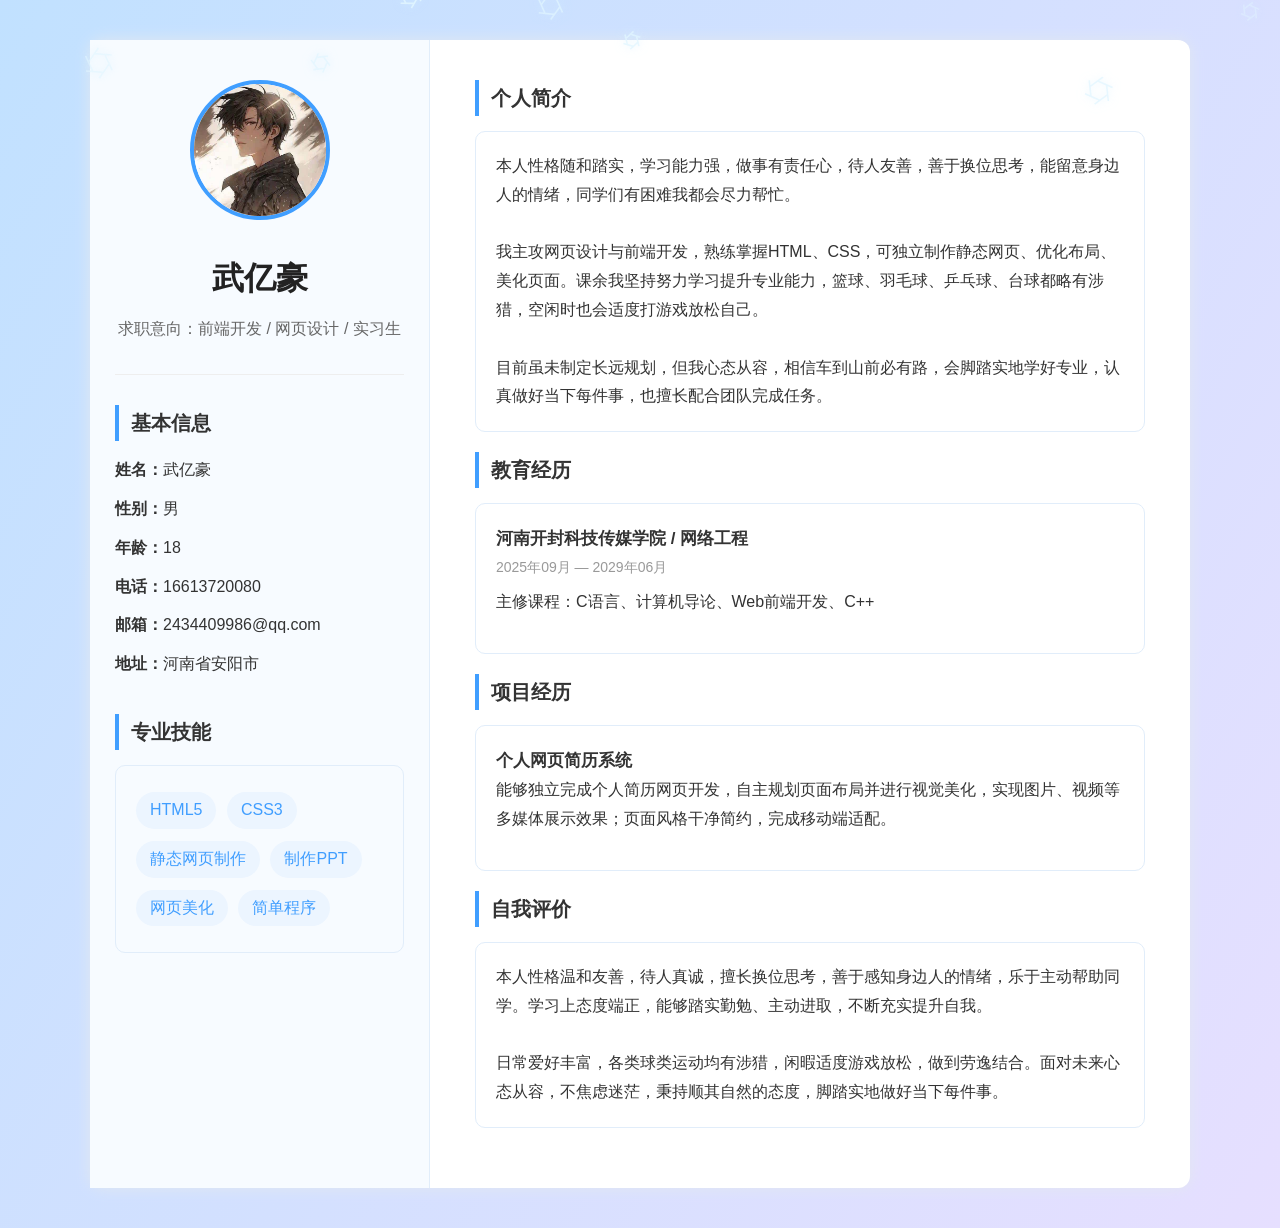
<file: 武亿豪.html>
<!DOCTYPE html>
<html lang="zh-CN">
<head>
    <meta charset="UTF-8">
    <meta name="viewport" content="width=device-width, initial-scale=1.0">
    <title>武亿豪 - 个人简历</title>
    <style>
        *{
            margin: 0;
            padding: 0;
            box-sizing: border-box;
            font-family: "Microsoft Yahei",sans-serif;
        }
        body{
            background: linear-gradient(120deg, #c1e1ff, #e6dfff);
            color: #333;
            line-height: 1.8;
            padding: 40px 20px;
            animation: pageFade 0.4s ease forwards;
            position: relative;
            overflow-x: hidden;
        }
        #snowCanvas{
            position: fixed;
            top: 0;
            left: 0;
            width: 100vw;
            height: 100vh;
            pointer-events: none;
            z-index: 99;
        }
        #effectCanvas{
            position: fixed;
            top: 0;
            left: 0;
            width: 100vw;
            height: 100vh;
            pointer-events: none;
            z-index: 100;
        }
        @keyframes pageFade {
            from {
                opacity: 0;
                transform: translateY(30px);
            }
            to {
                opacity: 1;
                transform: translateY(0);
            }
        }
        .resume-box{
            max-width: 1100px;
            margin: 0 auto;
            display: flex;
            background: #fff;
            border-radius: 12px;
            box-shadow: 0 0 15px #e2e8f0;
            transition: all 0.2s ease;
            position: relative;
            z-index: 10;
        }
        .resume-box:hover {
            transform: translateY(-8px);
            box-shadow: 0 8px 25px #c9d8e8;
        }
        .left-side{
            width: 340px;
            background: #f7fbff;
            padding: 40px 25px;
            border-right: 1px solid #e1edfa;
        }
        .right-content{
            flex: 1;
            padding: 40px 45px;
        }
        @media (max-width: 920px){
            .resume-box{
                flex-direction: column;
            }
            .left-side{
                width: 100%;
                border-right: none;
                border-bottom: 1px solid #e1edfa;
            }
        }
        .avatar-box{
            text-align: center;
            margin-bottom: 20px;
        }
        .avatar{
            width: 140px;
            height: 140px;
            border-radius: 50%;
            object-fit: cover;
            border: 4px solid #409eff;
            transition: transform 0.3s ease, box-shadow 0.3s;
        }
        .avatar:hover{
            transform: scale(1.08);
            box-shadow: 0 0 15px #409eff80;
        }
        .resume-header{
            text-align: center;
            border-bottom: 1px solid #eee;
            padding-bottom: 30px;
            margin-bottom: 30px;
            animation: titleUp 0.5s ease;
        }
        @keyframes titleUp {
            0%{transform: translateY(-20px);opacity:0;}
            100%{transform: translateY(0);opacity:1;}
        }
        .resume-header h1{
            font-size: 32px;
            color: #222;
            transition: color 0.15s;
        }
        .resume-header h1:hover{
            color: #409eff;
        }
        .resume-header p{
            color: #666;
            margin-top: 8px;
        }
        h2{
            font-size: 20px;
            border-left: 4px solid #409eff;
            padding-left: 12px;
            margin-bottom: 15px;
            transition: transform 0.15s ease;
            animation: slideIn 0.35s ease forwards;
            opacity: 0;
        }
        h2:nth-of-type(1){animation-delay:0.08s;}
        h2:nth-of-type(2){animation-delay:0.16s;}
        h2:nth-of-type(3){animation-delay:0.24s;}
        h2:nth-of-type(4){animation-delay:0.32s;}
        h2:nth-of-type(5){animation-delay:0.4s;}
        h2:nth-of-type(6){animation-delay:0.48s;}
        @keyframes slideIn {
            from{transform: translateX(-20px);opacity:0;}
            to{transform: translateX(0);opacity:1;}
        }
        h2:hover{
            transform: translateX(6px);
        }
        .info-row{
            display: flex;
            flex-direction: column;
            gap: 10px;
            margin-bottom: 35px;
        }
        .block-card{
            background: #f7fbff;
            padding: 20px;
            border-radius: 10px;
            margin-bottom: 20px;
            border: 1px solid #e1edfa;
            transition: all 0.2s;
        }
        .right-content .block-card{
            background: #fff;
        }
        .block-card:hover{
            transform: scale(1.015);
            box-shadow: 0 4px 12px #d0e3f5;
        }
        .skill span{
            display: inline-block;
            background: #ecf5ff;
            color: #409eff;
            padding: 4px 14px;
            border-radius: 20px;
            margin: 6px 6px 6px 0;
            transition: all 0.15s ease;
            cursor: default;
            animation: jump 0.8s infinite ease-in-out;
        }
        .skill span:nth-child(1){animation-delay:0s;}
        .skill span:nth-child(2){animation-delay:0.12s;}
        .skill span:nth-child(3){animation-delay:0.24s;}
        .skill span:nth-child(4){animation-delay:0.36s;}
        .skill span:nth-child(5){animation-delay:0.48s;}
        .skill span:nth-child(6){animation-delay:0.6s;}
        @keyframes jump {
            0%,100%{transform: translateY(0);}
            50%{transform: translateY(-6px);}
        }
        .skill span:hover{
            transform: scale(1.1);
            background-color: #409eff;
            color: #fff;
            animation: none;
        }
        .item{
            margin-bottom: 16px;
        }
        .item h3{
            font-size: 17px;
        }
        .time{
            color: #999;
            font-size: 14px;
            margin-bottom: 8px;
        }
        .work-img{
            width: 100%;
            max-width: 600px;
            border-radius: 8px;
            box-shadow: 0 2px 8px #ddd;
            margin-top:10px;
            transition: transform 0.2s ease;
        }
        .work-img:hover{
            transform: scale(1.03);
        }
    </style>
</head>
<body>
<canvas id="snowCanvas"></canvas>
<canvas id="effectCanvas"></canvas>

<div class="resume-box">
    <div class="left-side">
        <div class="avatar-box">
            <img class="avatar" src="img/wuyihao.jpg" alt="个人头像">
        </div>
        <div class="resume-header">
            <h1>武亿豪</h1>
            <p>求职意向：前端开发 / 网页设计 / 实习生</p>
        </div>
        <h2>基本信息</h2>
        <div class="info-row">
            <p><strong>姓名：</strong>武亿豪</p>
            <p><strong>性别：</strong>男</p>
            <p><strong>年龄：</strong>18</p>
            <p><strong>电话：</strong>16613720080</p>
            <p><strong>邮箱：</strong>2434409986@qq.com</p>
            <p><strong>地址：</strong>河南省安阳市</p>
        </div>
        <h2>专业技能</h2>
        <div class="block-card skill">
            <span>HTML5</span>
            <span>CSS3</span>
            <span>静态网页制作</span>
            <span>制作PPT</span>
            <span>网页美化</span>
            <span>简单程序</span>
        </div>
    </div>
    <div class="right-content">
        <h2>个人简介</h2>
        <div class="block-card">
            <p>本人性格随和踏实，学习能力强，做事有责任心，待人友善，善于换位思考，能留意身边人的情绪，同学们有困难我都会尽力帮忙。</p>
            <br>
            <p>我主攻网页设计与前端开发，熟练掌握HTML、CSS，可独立制作静态网页、优化布局、美化页面。课余我坚持努力学习提升专业能力，篮球、羽毛球、乒乓球、台球都略有涉猎，空闲时也会适度打游戏放松自己。</p>
            <br>
            <p>目前虽未制定长远规划，但我心态从容，相信车到山前必有路，会脚踏实地学好专业，认真做好当下每件事，也擅长配合团队完成任务。</p>
        </div>
        <h2>教育经历</h2>
        <div class="block-card">
            <div class="item">
                <h3>河南开封科技传媒学院 / 网络工程</h3>
                <div class="time">2025年09月 — 2029年06月</div>
                <p>主修课程：C语言、计算机导论、Web前端开发、C++</p>
            </div>
        </div>
        <h2>项目经历</h2>
        <div class="block-card">
            <div class="item">
                <h3>个人网页简历系统</h3>
                <p>能够独立完成个人简历网页开发，自主规划页面布局并进行视觉美化，实现图片、视频等多媒体展示效果；页面风格干净简约，完成移动端适配。</p>
            </div>
        </div>
        <h2>自我评价</h2>
        <div class="block-card">
            <p>本人性格温和友善，待人真诚，擅长换位思考，善于感知身边人的情绪，乐于主动帮助同学。学习上态度端正，能够踏实勤勉、主动进取，不断充实提升自我。</p>
            <br>
            <p>日常爱好丰富，各类球类运动均有涉猎，闲暇适度游戏放松，做到劳逸结合。面对未来心态从容，不焦虑迷茫，秉持顺其自然的态度，脚踏实地做好当下每件事。</p>
        </div>
    </div>
</div>

<script>
const dpr = window.devicePixelRatio || 1;
let scrollY = window.scrollY;

function resizeCanvas(canvas) {
    const w = window.innerWidth;
    const h = window.innerHeight;
    canvas.width = w * dpr;
    canvas.height = h * dpr;
    canvas.style.width = w + 'px';
    canvas.style.height = h + 'px';
    const ctx = canvas.getContext('2d');
    ctx.setTransform(dpr, 0, 0, dpr, 0, 0);
}

// 监听滚动，更新滚动偏移
window.addEventListener('scroll', () => {
    scrollY = window.scrollY;
    resizeCanvas(effectCanvas);
    resizeCanvas(snowCanvas);
});
window.addEventListener('resize', () => {
    resizeCanvas(effectCanvas);
    resizeCanvas(snowCanvas);
});

// 特效画布
const effectCanvas = document.getElementById('effectCanvas');
const eCtx = effectCanvas.getContext('2d');
let trailList = [];
let clickList = [];
const maxTrailNum = 80;
resizeCanvas(effectCanvas);

// 鼠标移动记录 页面全局坐标（视口+滚动）
window.addEventListener('mousemove', e => {
    const pageX = e.clientX;
    const pageY = e.clientY + scrollY;
    for (let i = 0; i < 4; i++) {
        trailList.push({
            px: pageX,
            py: pageY,
            size: Math.random() * 7 + 3,
            vx: (Math.random() - 0.5) * 4,
            vy: (Math.random() - 0.5) * 4,
            life: 1,
            hue: 200 + Math.random() * 60
        })
    }
    if (trailList.length > maxTrailNum) trailList.shift();
})

window.addEventListener('click', e => {
    const pageX = e.clientX;
    const pageY = e.clientY + scrollY;
    for (let i = 0; i < 50; i++) {
        const angle = Math.PI * 2 / 50 * i;
        const speed = Math.random() * 5 + 2;
        clickList.push({
            px: pageX,
            py: pageY,
            size: Math.random() * 5 + 2,
            vx: Math.cos(angle) * speed,
            vy: Math.sin(angle) * speed,
            life: 1,
            hue: Math.random() * 360
        })
    }
})

function drawAllEffect() {
    eCtx.clearRect(0, 0, window.innerWidth, window.innerHeight);
    // 绘制拖尾粒子：全局坐标减去当前滚动值，转为视口坐标
    for (let i = trailList.length - 1; i >= 0; i--) {
        const p = trailList[i];
        const viewX = p.px;
        const viewY = p.py - scrollY;
        eCtx.beginPath();
        eCtx.arc(viewX, viewY, p.size, 0, Math.PI * 2);
        eCtx.fillStyle = `hsla(${p.hue}, 90%, 75%, ${p.life})`;
        eCtx.shadowBlur = 12;
        eCtx.shadowColor = `hsla(${p.hue}, 90%, 75%, 0.7)`;
        eCtx.fill();
        eCtx.shadowBlur = 0;
        // 更新粒子全局位置
        p.px += p.vx;
        p.py += p.vy;
        p.life -= 0.02;
        p.size *= 0.95;
        if (p.life <= 0) trailList.splice(i, 1);
    }
    // 点击爆炸粒子
    for (let i = clickList.length - 1; i >= 0; i--) {
        const p = clickList[i];
        const viewX = p.px;
        const viewY = p.py - scrollY;
        eCtx.beginPath();
        eCtx.arc(viewX, viewY, p.size, 0, Math.PI * 2);
        eCtx.fillStyle = `hsla(${p.hue}, 95%, 70%, ${p.life})`;
        eCtx.fill();
        p.px += p.vx;
        p.py += p.vy;
        p.vy += 0.15;
        p.life -= 0.015;
        p.size *= 0.96;
        if (p.life <= 0) clickList.splice(i, 1);
    }
    requestAnimationFrame(drawAllEffect);
}
drawAllEffect();

// 雪花画布
const snowCanvas = document.getElementById('snowCanvas');
const sCtx = snowCanvas.getContext('2d');
let snowArr = [];
resizeCanvas(snowCanvas);

class CrystalSnowflake {
    constructor() {
        this.reset();
    }
    reset() {
        this.x = Math.random() * window.innerWidth;
        this.y = Math.random() * -window.innerHeight;
        this.size = Math.random() * 14 + 8;
        this.speedY = Math.random() * 1.3 + 0.7;
        this.speedX = Math.random() * 0.8 - 0.4;
        this.rotate = Math.random() * Math.PI * 2;
        this.rotateSpeed = (Math.random() - 0.5) * 0.03;
        this.opacity = Math.random() * 0.6 + 0.4;
    }
    update() {
        this.x += this.speedX;
        this.y += this.speedY;
        this.rotate += this.rotateSpeed;
        if (this.y > window.innerHeight) this.reset();
    }
    draw() {
        sCtx.save();
        sCtx.translate(this.x, this.y);
        sCtx.rotate(this.rotate);
        sCtx.beginPath();
        for (let i = 0; i < 6; i++) {
            sCtx.moveTo(0, 0);
            sCtx.lineTo(0, -this.size);
            sCtx.translate(0, -this.size * 0.6);
            sCtx.rotate(Math.PI / 3);
        }
        sCtx.closePath();
        sCtx.strokeStyle = `rgba(225,245,255,${this.opacity})`;
        sCtx.lineWidth = 1.6;
        sCtx.shadowBlur = 8;
        sCtx.shadowColor = "rgba(210,240,255,0.8)";
        sCtx.stroke();
        sCtx.restore();
    }
}
function initSnow(num = 120) {
    for (let i = 0; i < num; i++) snowArr.push(new CrystalSnowflake());
}
initSnow();
function renderSnow() {
    sCtx.clearRect(0, 0, window.innerWidth, window.innerHeight);
    snowArr.forEach(item => {
        item.update();
        item.draw();
    })
    requestAnimationFrame(renderSnow);
}
renderSnow();
</script>
</body>
</html>
</file>
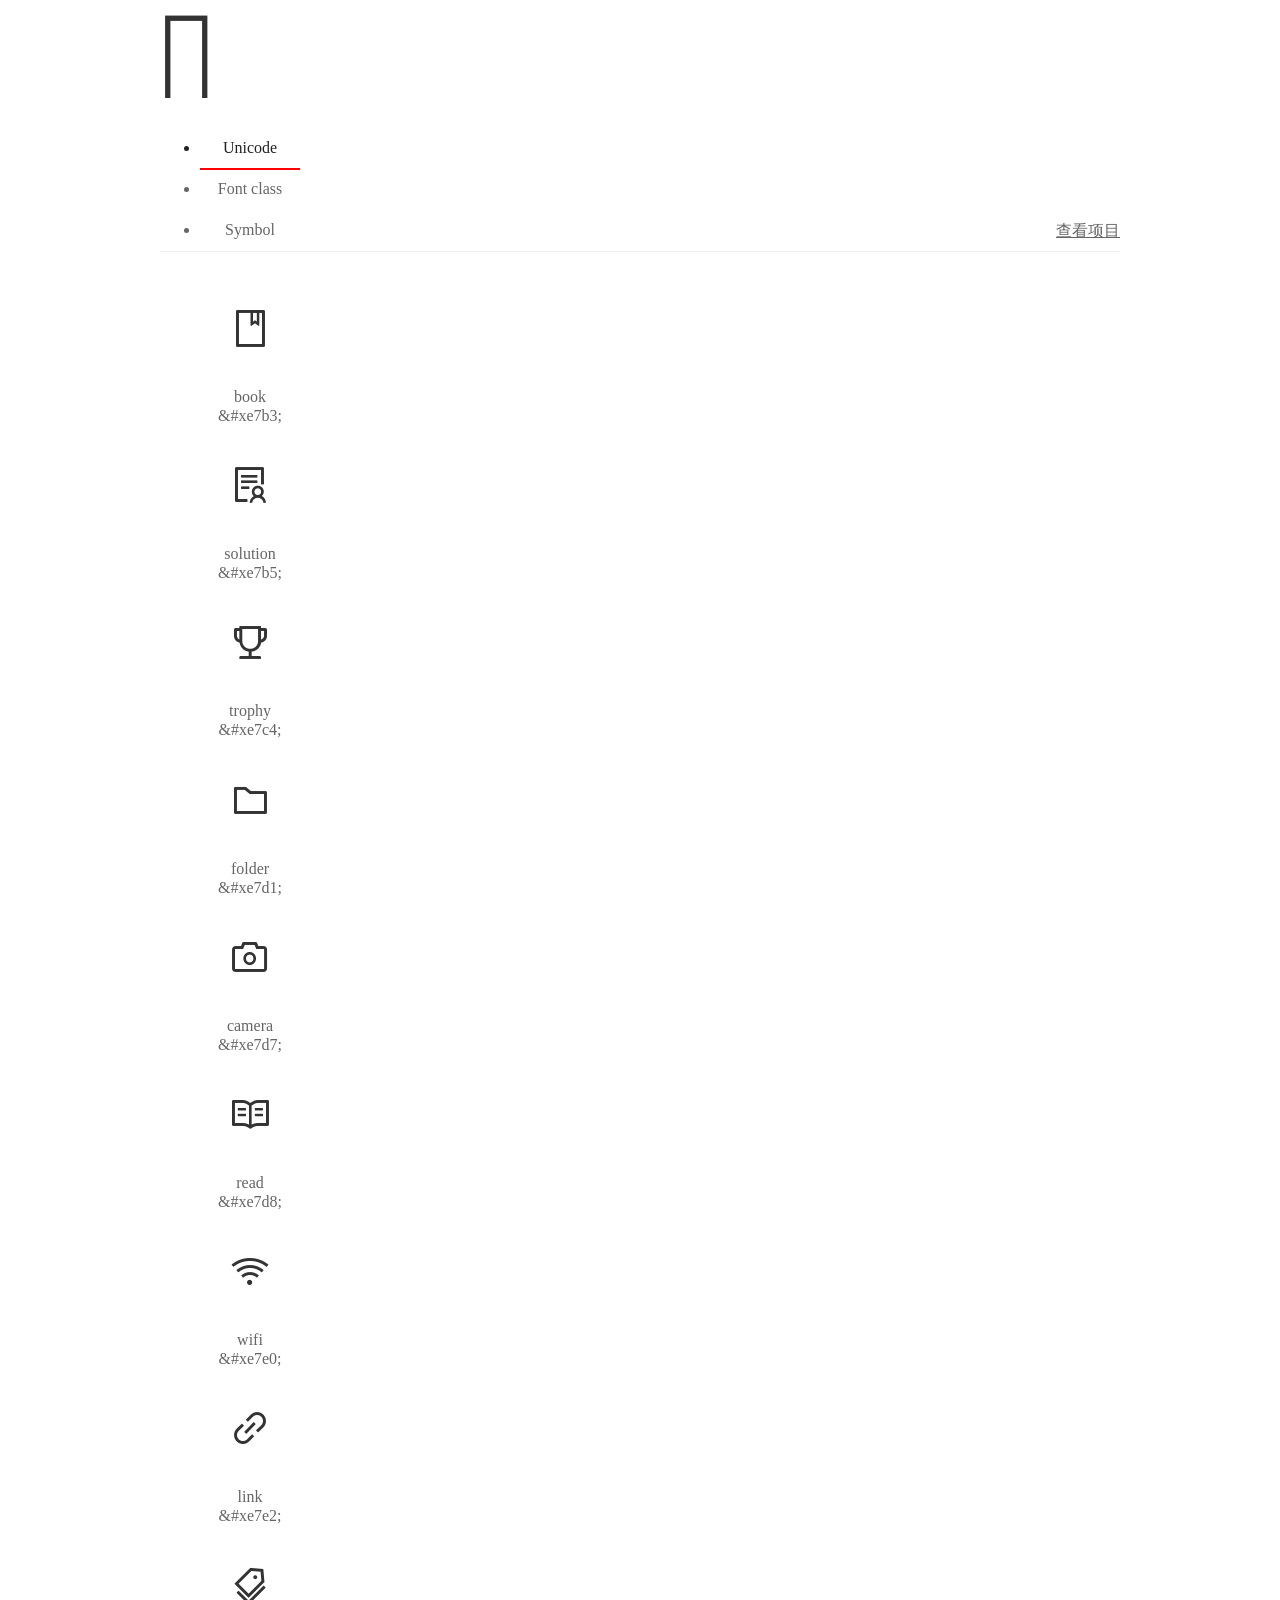
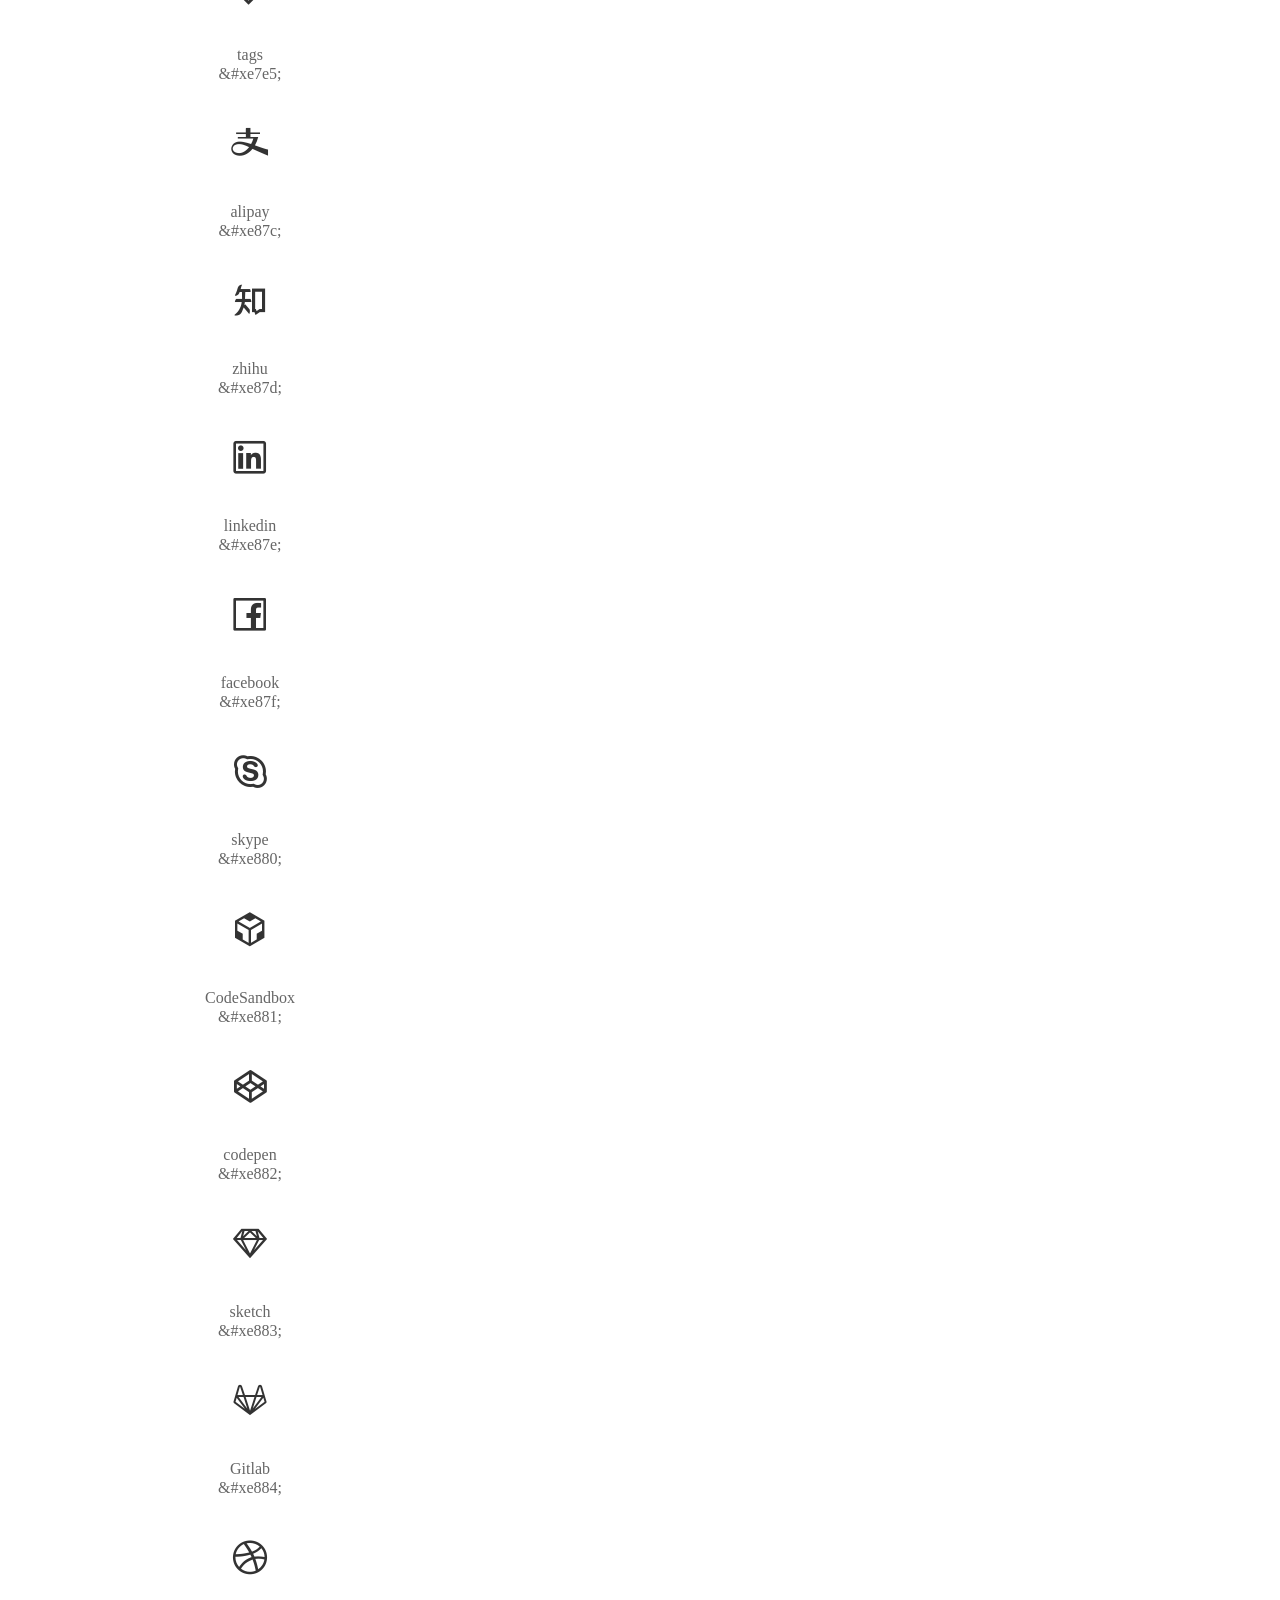
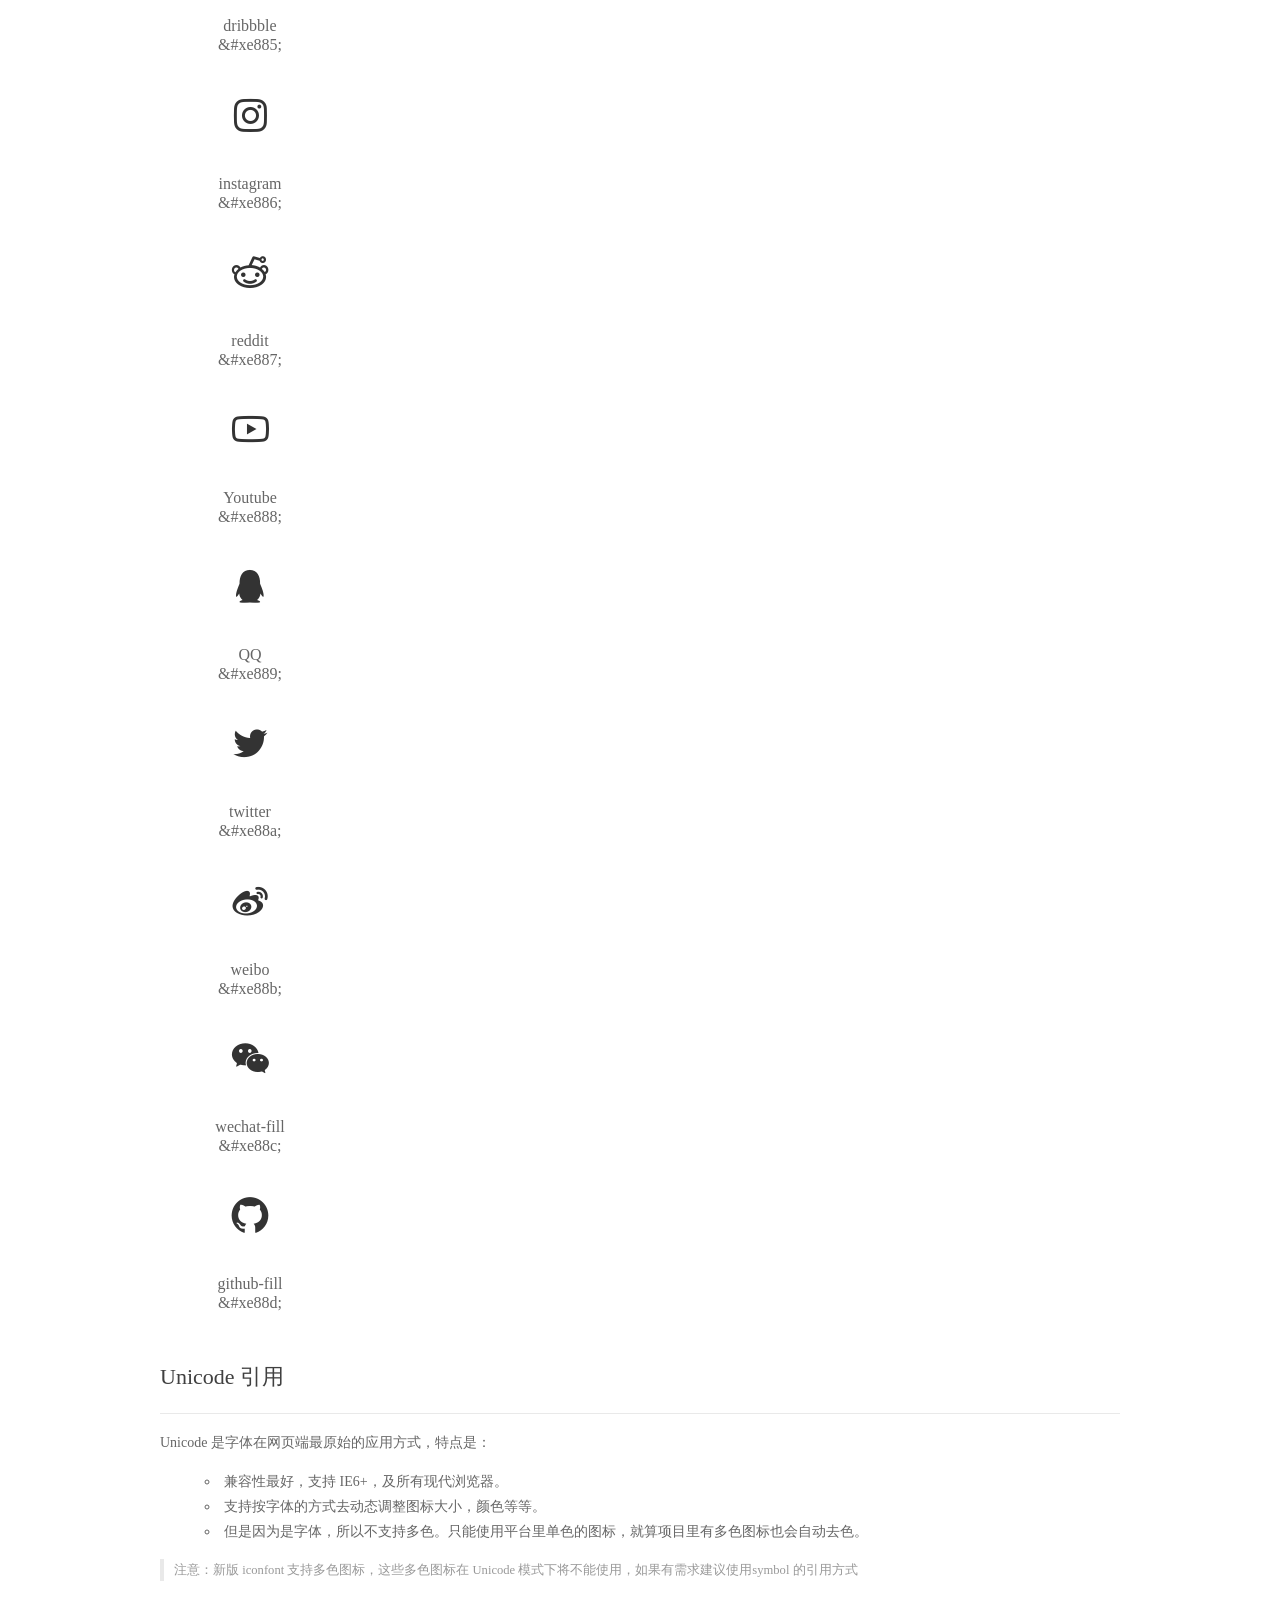
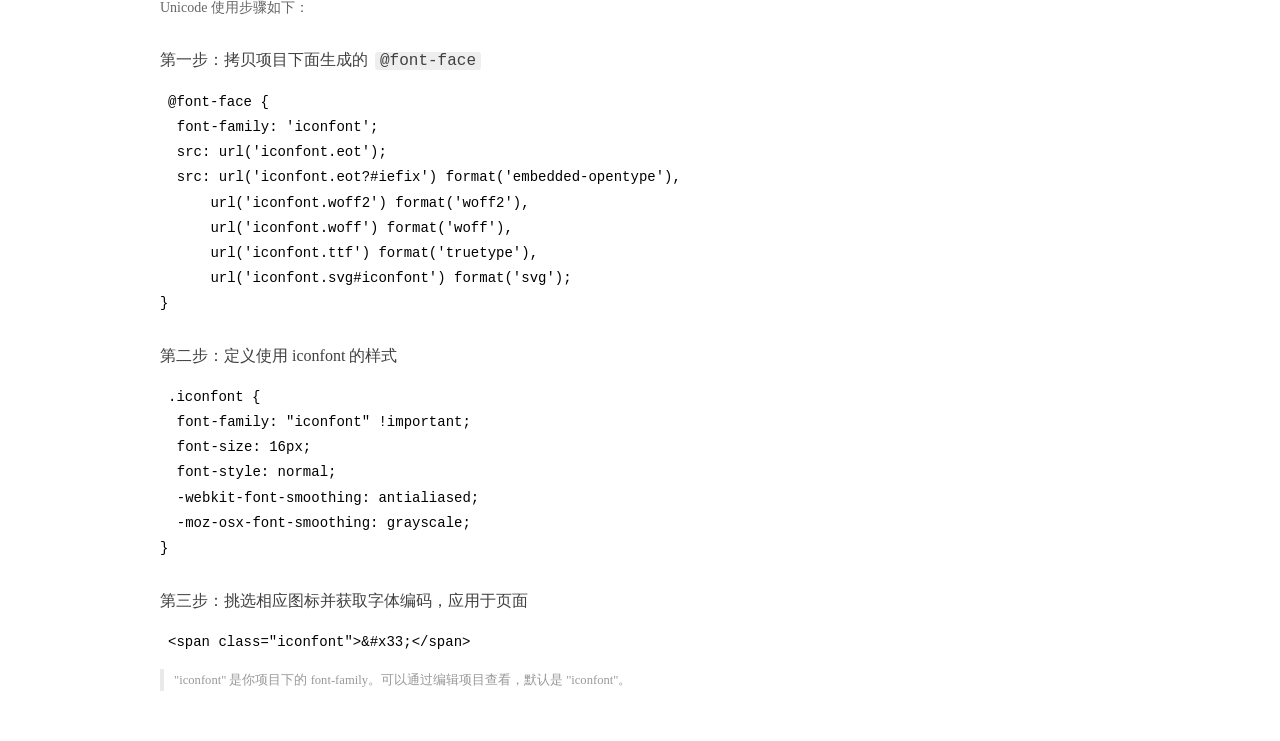
<file: fonts/iconfont/demo_index.html>
<!DOCTYPE html>
<html>
<head>
  <meta charset="utf-8"/>
  <title>IconFont Demo</title>
  <link rel="shortcut icon" href="https://gtms04.alicdn.com/tps/i4/TB1_oz6GVXXXXaFXpXXJDFnIXXX-64-64.ico" type="image/x-icon"/>
  <link rel="stylesheet" href="https://g.alicdn.com/thx/cube/1.3.2/cube.min.css">
  <link rel="stylesheet" href="demo.css">
  <link rel="stylesheet" href="iconfont.css">
  <script src="iconfont.js"></script>
  <!-- jQuery -->
  <script src="https://a1.alicdn.com/oss/uploads/2018/12/26/7bfddb60-08e8-11e9-9b04-53e73bb6408b.js"></script>
  <!-- 代码高亮 -->
  <script src="https://a1.alicdn.com/oss/uploads/2018/12/26/a3f714d0-08e6-11e9-8a15-ebf944d7534c.js"></script>
</head>
<body>
  <div class="main">
    <h1 class="logo"><a href="https://www.iconfont.cn/" title="iconfont 首页" target="_blank">&#xe86b;</a></h1>
    <div class="nav-tabs">
      <ul id="tabs" class="dib-box">
        <li class="dib active"><span>Unicode</span></li>
        <li class="dib"><span>Font class</span></li>
        <li class="dib"><span>Symbol</span></li>
      </ul>
      
      <a href="https://www.iconfont.cn/manage/index?manage_type=myprojects&projectId=1614736" target="_blank" class="nav-more">查看项目</a>
      
    </div>
    <div class="tab-container">
      <div class="content unicode" style="display: block;">
          <ul class="icon_lists dib-box">
          
            <li class="dib">
              <span class="icon iconfont">&#xe7b3;</span>
                <div class="name">book</div>
                <div class="code-name">&amp;#xe7b3;</div>
              </li>
          
            <li class="dib">
              <span class="icon iconfont">&#xe7b5;</span>
                <div class="name">solution</div>
                <div class="code-name">&amp;#xe7b5;</div>
              </li>
          
            <li class="dib">
              <span class="icon iconfont">&#xe7c4;</span>
                <div class="name">trophy</div>
                <div class="code-name">&amp;#xe7c4;</div>
              </li>
          
            <li class="dib">
              <span class="icon iconfont">&#xe7d1;</span>
                <div class="name">folder</div>
                <div class="code-name">&amp;#xe7d1;</div>
              </li>
          
            <li class="dib">
              <span class="icon iconfont">&#xe7d7;</span>
                <div class="name">camera</div>
                <div class="code-name">&amp;#xe7d7;</div>
              </li>
          
            <li class="dib">
              <span class="icon iconfont">&#xe7d8;</span>
                <div class="name">read</div>
                <div class="code-name">&amp;#xe7d8;</div>
              </li>
          
            <li class="dib">
              <span class="icon iconfont">&#xe7e0;</span>
                <div class="name">wifi</div>
                <div class="code-name">&amp;#xe7e0;</div>
              </li>
          
            <li class="dib">
              <span class="icon iconfont">&#xe7e2;</span>
                <div class="name">link</div>
                <div class="code-name">&amp;#xe7e2;</div>
              </li>
          
            <li class="dib">
              <span class="icon iconfont">&#xe7e5;</span>
                <div class="name">tags</div>
                <div class="code-name">&amp;#xe7e5;</div>
              </li>
          
            <li class="dib">
              <span class="icon iconfont">&#xe87c;</span>
                <div class="name">alipay</div>
                <div class="code-name">&amp;#xe87c;</div>
              </li>
          
            <li class="dib">
              <span class="icon iconfont">&#xe87d;</span>
                <div class="name">zhihu</div>
                <div class="code-name">&amp;#xe87d;</div>
              </li>
          
            <li class="dib">
              <span class="icon iconfont">&#xe87e;</span>
                <div class="name">linkedin</div>
                <div class="code-name">&amp;#xe87e;</div>
              </li>
          
            <li class="dib">
              <span class="icon iconfont">&#xe87f;</span>
                <div class="name">facebook</div>
                <div class="code-name">&amp;#xe87f;</div>
              </li>
          
            <li class="dib">
              <span class="icon iconfont">&#xe880;</span>
                <div class="name">skype</div>
                <div class="code-name">&amp;#xe880;</div>
              </li>
          
            <li class="dib">
              <span class="icon iconfont">&#xe881;</span>
                <div class="name">CodeSandbox</div>
                <div class="code-name">&amp;#xe881;</div>
              </li>
          
            <li class="dib">
              <span class="icon iconfont">&#xe882;</span>
                <div class="name">codepen</div>
                <div class="code-name">&amp;#xe882;</div>
              </li>
          
            <li class="dib">
              <span class="icon iconfont">&#xe883;</span>
                <div class="name">sketch</div>
                <div class="code-name">&amp;#xe883;</div>
              </li>
          
            <li class="dib">
              <span class="icon iconfont">&#xe884;</span>
                <div class="name">Gitlab</div>
                <div class="code-name">&amp;#xe884;</div>
              </li>
          
            <li class="dib">
              <span class="icon iconfont">&#xe885;</span>
                <div class="name">dribbble</div>
                <div class="code-name">&amp;#xe885;</div>
              </li>
          
            <li class="dib">
              <span class="icon iconfont">&#xe886;</span>
                <div class="name">instagram</div>
                <div class="code-name">&amp;#xe886;</div>
              </li>
          
            <li class="dib">
              <span class="icon iconfont">&#xe887;</span>
                <div class="name">reddit</div>
                <div class="code-name">&amp;#xe887;</div>
              </li>
          
            <li class="dib">
              <span class="icon iconfont">&#xe888;</span>
                <div class="name">Youtube</div>
                <div class="code-name">&amp;#xe888;</div>
              </li>
          
            <li class="dib">
              <span class="icon iconfont">&#xe889;</span>
                <div class="name">QQ</div>
                <div class="code-name">&amp;#xe889;</div>
              </li>
          
            <li class="dib">
              <span class="icon iconfont">&#xe88a;</span>
                <div class="name">twitter</div>
                <div class="code-name">&amp;#xe88a;</div>
              </li>
          
            <li class="dib">
              <span class="icon iconfont">&#xe88b;</span>
                <div class="name">weibo</div>
                <div class="code-name">&amp;#xe88b;</div>
              </li>
          
            <li class="dib">
              <span class="icon iconfont">&#xe88c;</span>
                <div class="name">wechat-fill</div>
                <div class="code-name">&amp;#xe88c;</div>
              </li>
          
            <li class="dib">
              <span class="icon iconfont">&#xe88d;</span>
                <div class="name">github-fill</div>
                <div class="code-name">&amp;#xe88d;</div>
              </li>
          
          </ul>
          <div class="article markdown">
          <h2 id="unicode-">Unicode 引用</h2>
          <hr>

          <p>Unicode 是字体在网页端最原始的应用方式，特点是：</p>
          <ul>
            <li>兼容性最好，支持 IE6+，及所有现代浏览器。</li>
            <li>支持按字体的方式去动态调整图标大小，颜色等等。</li>
            <li>但是因为是字体，所以不支持多色。只能使用平台里单色的图标，就算项目里有多色图标也会自动去色。</li>
          </ul>
          <blockquote>
            <p>注意：新版 iconfont 支持多色图标，这些多色图标在 Unicode 模式下将不能使用，如果有需求建议使用symbol 的引用方式</p>
          </blockquote>
          <p>Unicode 使用步骤如下：</p>
          <h3 id="-font-face">第一步：拷贝项目下面生成的 <code>@font-face</code></h3>
<pre><code class="language-css"
>@font-face {
  font-family: 'iconfont';
  src: url('iconfont.eot');
  src: url('iconfont.eot?#iefix') format('embedded-opentype'),
      url('iconfont.woff2') format('woff2'),
      url('iconfont.woff') format('woff'),
      url('iconfont.ttf') format('truetype'),
      url('iconfont.svg#iconfont') format('svg');
}
</code></pre>
          <h3 id="-iconfont-">第二步：定义使用 iconfont 的样式</h3>
<pre><code class="language-css"
>.iconfont {
  font-family: "iconfont" !important;
  font-size: 16px;
  font-style: normal;
  -webkit-font-smoothing: antialiased;
  -moz-osx-font-smoothing: grayscale;
}
</code></pre>
          <h3 id="-">第三步：挑选相应图标并获取字体编码，应用于页面</h3>
<pre>
<code class="language-html"
>&lt;span class="iconfont"&gt;&amp;#x33;&lt;/span&gt;
</code></pre>
          <blockquote>
            <p>"iconfont" 是你项目下的 font-family。可以通过编辑项目查看，默认是 "iconfont"。</p>
          </blockquote>
          </div>
      </div>
      <div class="content font-class">
        <ul class="icon_lists dib-box">
          
          <li class="dib">
            <span class="icon iconfont icon-publish"></span>
            <div class="name">
              book
            </div>
            <div class="code-name">.icon-publish
            </div>
          </li>
          
          <li class="dib">
            <span class="icon iconfont icon-resume"></span>
            <div class="name">
              solution
            </div>
            <div class="code-name">.icon-resume
            </div>
          </li>
          
          <li class="dib">
            <span class="icon iconfont icon-trophy"></span>
            <div class="name">
              trophy
            </div>
            <div class="code-name">.icon-trophy
            </div>
          </li>
          
          <li class="dib">
            <span class="icon iconfont icon-category"></span>
            <div class="name">
              folder
            </div>
            <div class="code-name">.icon-category
            </div>
          </li>
          
          <li class="dib">
            <span class="icon iconfont icon-gallery"></span>
            <div class="name">
              camera
            </div>
            <div class="code-name">.icon-gallery
            </div>
          </li>
          
          <li class="dib">
            <span class="icon iconfont icon-blog"></span>
            <div class="name">
              read
            </div>
            <div class="code-name">.icon-blog
            </div>
          </li>
          
          <li class="dib">
            <span class="icon iconfont icon-rss"></span>
            <div class="name">
              wifi
            </div>
            <div class="code-name">.icon-rss
            </div>
          </li>
          
          <li class="dib">
            <span class="icon iconfont icon-link"></span>
            <div class="name">
              link
            </div>
            <div class="code-name">.icon-link
            </div>
          </li>
          
          <li class="dib">
            <span class="icon iconfont icon-tags"></span>
            <div class="name">
              tags
            </div>
            <div class="code-name">.icon-tags
            </div>
          </li>
          
          <li class="dib">
            <span class="icon iconfont icon-alipay"></span>
            <div class="name">
              alipay
            </div>
            <div class="code-name">.icon-alipay
            </div>
          </li>
          
          <li class="dib">
            <span class="icon iconfont icon-zhihu"></span>
            <div class="name">
              zhihu
            </div>
            <div class="code-name">.icon-zhihu
            </div>
          </li>
          
          <li class="dib">
            <span class="icon iconfont icon-linkedin"></span>
            <div class="name">
              linkedin
            </div>
            <div class="code-name">.icon-linkedin
            </div>
          </li>
          
          <li class="dib">
            <span class="icon iconfont icon-facebook"></span>
            <div class="name">
              facebook
            </div>
            <div class="code-name">.icon-facebook
            </div>
          </li>
          
          <li class="dib">
            <span class="icon iconfont icon-skype"></span>
            <div class="name">
              skype
            </div>
            <div class="code-name">.icon-skype
            </div>
          </li>
          
          <li class="dib">
            <span class="icon iconfont icon-codesandbox"></span>
            <div class="name">
              CodeSandbox
            </div>
            <div class="code-name">.icon-codesandbox
            </div>
          </li>
          
          <li class="dib">
            <span class="icon iconfont icon-codepen"></span>
            <div class="name">
              codepen
            </div>
            <div class="code-name">.icon-codepen
            </div>
          </li>
          
          <li class="dib">
            <span class="icon iconfont icon-sketch"></span>
            <div class="name">
              sketch
            </div>
            <div class="code-name">.icon-sketch
            </div>
          </li>
          
          <li class="dib">
            <span class="icon iconfont icon-gitlab"></span>
            <div class="name">
              Gitlab
            </div>
            <div class="code-name">.icon-gitlab
            </div>
          </li>
          
          <li class="dib">
            <span class="icon iconfont icon-dribbble"></span>
            <div class="name">
              dribbble
            </div>
            <div class="code-name">.icon-dribbble
            </div>
          </li>
          
          <li class="dib">
            <span class="icon iconfont icon-instagram"></span>
            <div class="name">
              instagram
            </div>
            <div class="code-name">.icon-instagram
            </div>
          </li>
          
          <li class="dib">
            <span class="icon iconfont icon-reddit"></span>
            <div class="name">
              reddit
            </div>
            <div class="code-name">.icon-reddit
            </div>
          </li>
          
          <li class="dib">
            <span class="icon iconfont icon-youtube"></span>
            <div class="name">
              Youtube
            </div>
            <div class="code-name">.icon-youtube
            </div>
          </li>
          
          <li class="dib">
            <span class="icon iconfont icon-qq"></span>
            <div class="name">
              QQ
            </div>
            <div class="code-name">.icon-qq
            </div>
          </li>
          
          <li class="dib">
            <span class="icon iconfont icon-twitter"></span>
            <div class="name">
              twitter
            </div>
            <div class="code-name">.icon-twitter
            </div>
          </li>
          
          <li class="dib">
            <span class="icon iconfont icon-weibo"></span>
            <div class="name">
              weibo
            </div>
            <div class="code-name">.icon-weibo
            </div>
          </li>
          
          <li class="dib">
            <span class="icon iconfont icon-wechat"></span>
            <div class="name">
              wechat-fill
            </div>
            <div class="code-name">.icon-wechat
            </div>
          </li>
          
          <li class="dib">
            <span class="icon iconfont icon-github"></span>
            <div class="name">
              github-fill
            </div>
            <div class="code-name">.icon-github
            </div>
          </li>
          
        </ul>
        <div class="article markdown">
        <h2 id="font-class-">font-class 引用</h2>
        <hr>

        <p>font-class 是 Unicode 使用方式的一种变种，主要是解决 Unicode 书写不直观，语意不明确的问题。</p>
        <p>与 Unicode 使用方式相比，具有如下特点：</p>
        <ul>
          <li>兼容性良好，支持 IE8+，及所有现代浏览器。</li>
          <li>相比于 Unicode 语意明确，书写更直观。可以很容易分辨这个 icon 是什么。</li>
          <li>因为使用 class 来定义图标，所以当要替换图标时，只需要修改 class 里面的 Unicode 引用。</li>
          <li>不过因为本质上还是使用的字体，所以多色图标还是不支持的。</li>
        </ul>
        <p>使用步骤如下：</p>
        <h3 id="-fontclass-">第一步：引入项目下面生成的 fontclass 代码：</h3>
<pre><code class="language-html">&lt;link rel="stylesheet" href="./iconfont.css"&gt;
</code></pre>
        <h3 id="-">第二步：挑选相应图标并获取类名，应用于页面：</h3>
<pre><code class="language-html">&lt;span class="iconfont icon-xxx"&gt;&lt;/span&gt;
</code></pre>
        <blockquote>
          <p>"
            iconfont" 是你项目下的 font-family。可以通过编辑项目查看，默认是 "iconfont"。</p>
        </blockquote>
      </div>
      </div>
      <div class="content symbol">
          <ul class="icon_lists dib-box">
          
            <li class="dib">
                <svg class="icon svg-icon" aria-hidden="true">
                  <use xlink:href="#icon-publish"></use>
                </svg>
                <div class="name">book</div>
                <div class="code-name">#icon-publish</div>
            </li>
          
            <li class="dib">
                <svg class="icon svg-icon" aria-hidden="true">
                  <use xlink:href="#icon-resume"></use>
                </svg>
                <div class="name">solution</div>
                <div class="code-name">#icon-resume</div>
            </li>
          
            <li class="dib">
                <svg class="icon svg-icon" aria-hidden="true">
                  <use xlink:href="#icon-trophy"></use>
                </svg>
                <div class="name">trophy</div>
                <div class="code-name">#icon-trophy</div>
            </li>
          
            <li class="dib">
                <svg class="icon svg-icon" aria-hidden="true">
                  <use xlink:href="#icon-category"></use>
                </svg>
                <div class="name">folder</div>
                <div class="code-name">#icon-category</div>
            </li>
          
            <li class="dib">
                <svg class="icon svg-icon" aria-hidden="true">
                  <use xlink:href="#icon-gallery"></use>
                </svg>
                <div class="name">camera</div>
                <div class="code-name">#icon-gallery</div>
            </li>
          
            <li class="dib">
                <svg class="icon svg-icon" aria-hidden="true">
                  <use xlink:href="#icon-blog"></use>
                </svg>
                <div class="name">read</div>
                <div class="code-name">#icon-blog</div>
            </li>
          
            <li class="dib">
                <svg class="icon svg-icon" aria-hidden="true">
                  <use xlink:href="#icon-rss"></use>
                </svg>
                <div class="name">wifi</div>
                <div class="code-name">#icon-rss</div>
            </li>
          
            <li class="dib">
                <svg class="icon svg-icon" aria-hidden="true">
                  <use xlink:href="#icon-link"></use>
                </svg>
                <div class="name">link</div>
                <div class="code-name">#icon-link</div>
            </li>
          
            <li class="dib">
                <svg class="icon svg-icon" aria-hidden="true">
                  <use xlink:href="#icon-tags"></use>
                </svg>
                <div class="name">tags</div>
                <div class="code-name">#icon-tags</div>
            </li>
          
            <li class="dib">
                <svg class="icon svg-icon" aria-hidden="true">
                  <use xlink:href="#icon-alipay"></use>
                </svg>
                <div class="name">alipay</div>
                <div class="code-name">#icon-alipay</div>
            </li>
          
            <li class="dib">
                <svg class="icon svg-icon" aria-hidden="true">
                  <use xlink:href="#icon-zhihu"></use>
                </svg>
                <div class="name">zhihu</div>
                <div class="code-name">#icon-zhihu</div>
            </li>
          
            <li class="dib">
                <svg class="icon svg-icon" aria-hidden="true">
                  <use xlink:href="#icon-linkedin"></use>
                </svg>
                <div class="name">linkedin</div>
                <div class="code-name">#icon-linkedin</div>
            </li>
          
            <li class="dib">
                <svg class="icon svg-icon" aria-hidden="true">
                  <use xlink:href="#icon-facebook"></use>
                </svg>
                <div class="name">facebook</div>
                <div class="code-name">#icon-facebook</div>
            </li>
          
            <li class="dib">
                <svg class="icon svg-icon" aria-hidden="true">
                  <use xlink:href="#icon-skype"></use>
                </svg>
                <div class="name">skype</div>
                <div class="code-name">#icon-skype</div>
            </li>
          
            <li class="dib">
                <svg class="icon svg-icon" aria-hidden="true">
                  <use xlink:href="#icon-codesandbox"></use>
                </svg>
                <div class="name">CodeSandbox</div>
                <div class="code-name">#icon-codesandbox</div>
            </li>
          
            <li class="dib">
                <svg class="icon svg-icon" aria-hidden="true">
                  <use xlink:href="#icon-codepen"></use>
                </svg>
                <div class="name">codepen</div>
                <div class="code-name">#icon-codepen</div>
            </li>
          
            <li class="dib">
                <svg class="icon svg-icon" aria-hidden="true">
                  <use xlink:href="#icon-sketch"></use>
                </svg>
                <div class="name">sketch</div>
                <div class="code-name">#icon-sketch</div>
            </li>
          
            <li class="dib">
                <svg class="icon svg-icon" aria-hidden="true">
                  <use xlink:href="#icon-gitlab"></use>
                </svg>
                <div class="name">Gitlab</div>
                <div class="code-name">#icon-gitlab</div>
            </li>
          
            <li class="dib">
                <svg class="icon svg-icon" aria-hidden="true">
                  <use xlink:href="#icon-dribbble"></use>
                </svg>
                <div class="name">dribbble</div>
                <div class="code-name">#icon-dribbble</div>
            </li>
          
            <li class="dib">
                <svg class="icon svg-icon" aria-hidden="true">
                  <use xlink:href="#icon-instagram"></use>
                </svg>
                <div class="name">instagram</div>
                <div class="code-name">#icon-instagram</div>
            </li>
          
            <li class="dib">
                <svg class="icon svg-icon" aria-hidden="true">
                  <use xlink:href="#icon-reddit"></use>
                </svg>
                <div class="name">reddit</div>
                <div class="code-name">#icon-reddit</div>
            </li>
          
            <li class="dib">
                <svg class="icon svg-icon" aria-hidden="true">
                  <use xlink:href="#icon-youtube"></use>
                </svg>
                <div class="name">Youtube</div>
                <div class="code-name">#icon-youtube</div>
            </li>
          
            <li class="dib">
                <svg class="icon svg-icon" aria-hidden="true">
                  <use xlink:href="#icon-qq"></use>
                </svg>
                <div class="name">QQ</div>
                <div class="code-name">#icon-qq</div>
            </li>
          
            <li class="dib">
                <svg class="icon svg-icon" aria-hidden="true">
                  <use xlink:href="#icon-twitter"></use>
                </svg>
                <div class="name">twitter</div>
                <div class="code-name">#icon-twitter</div>
            </li>
          
            <li class="dib">
                <svg class="icon svg-icon" aria-hidden="true">
                  <use xlink:href="#icon-weibo"></use>
                </svg>
                <div class="name">weibo</div>
                <div class="code-name">#icon-weibo</div>
            </li>
          
            <li class="dib">
                <svg class="icon svg-icon" aria-hidden="true">
                  <use xlink:href="#icon-wechat"></use>
                </svg>
                <div class="name">wechat-fill</div>
                <div class="code-name">#icon-wechat</div>
            </li>
          
            <li class="dib">
                <svg class="icon svg-icon" aria-hidden="true">
                  <use xlink:href="#icon-github"></use>
                </svg>
                <div class="name">github-fill</div>
                <div class="code-name">#icon-github</div>
            </li>
          
          </ul>
          <div class="article markdown">
          <h2 id="symbol-">Symbol 引用</h2>
          <hr>

          <p>这是一种全新的使用方式，应该说这才是未来的主流，也是平台目前推荐的用法。相关介绍可以参考这篇<a href="">文章</a>
            这种用法其实是做了一个 SVG 的集合，与另外两种相比具有如下特点：</p>
          <ul>
            <li>支持多色图标了，不再受单色限制。</li>
            <li>通过一些技巧，支持像字体那样，通过 <code>font-size</code>, <code>color</code> 来调整样式。</li>
            <li>兼容性较差，支持 IE9+，及现代浏览器。</li>
            <li>浏览器渲染 SVG 的性能一般，还不如 png。</li>
          </ul>
          <p>使用步骤如下：</p>
          <h3 id="-symbol-">第一步：引入项目下面生成的 symbol 代码：</h3>
<pre><code class="language-html">&lt;script src="./iconfont.js"&gt;&lt;/script&gt;
</code></pre>
          <h3 id="-css-">第二步：加入通用 CSS 代码（引入一次就行）：</h3>
<pre><code class="language-html">&lt;style&gt;
.icon {
  width: 1em;
  height: 1em;
  vertical-align: -0.15em;
  fill: currentColor;
  overflow: hidden;
}
&lt;/style&gt;
</code></pre>
          <h3 id="-">第三步：挑选相应图标并获取类名，应用于页面：</h3>
<pre><code class="language-html">&lt;svg class="icon" aria-hidden="true"&gt;
  &lt;use xlink:href="#icon-xxx"&gt;&lt;/use&gt;
&lt;/svg&gt;
</code></pre>
          </div>
      </div>

    </div>
  </div>
  <script>
  $(document).ready(function () {
      $('.tab-container .content:first').show()

      $('#tabs li').click(function (e) {
        var tabContent = $('.tab-container .content')
        var index = $(this).index()

        if ($(this).hasClass('active')) {
          return
        } else {
          $('#tabs li').removeClass('active')
          $(this).addClass('active')

          tabContent.hide().eq(index).fadeIn()
        }
      })
    })
  </script>
</body>
</html>
</file>
<file: fonts/iconfont/demo.css>
/* Logo 字体 */
@font-face {
  font-family: "iconfont logo";
  src: url('https://at.alicdn.com/t/font_985780_km7mi63cihi.eot?t=1545807318834');
  src: url('https://at.alicdn.com/t/font_985780_km7mi63cihi.eot?t=1545807318834#iefix') format('embedded-opentype'),
    url('https://at.alicdn.com/t/font_985780_km7mi63cihi.woff?t=1545807318834') format('woff'),
    url('https://at.alicdn.com/t/font_985780_km7mi63cihi.ttf?t=1545807318834') format('truetype'),
    url('https://at.alicdn.com/t/font_985780_km7mi63cihi.svg?t=1545807318834#iconfont') format('svg');
}

.logo {
  font-family: "iconfont logo";
  font-size: 160px;
  font-style: normal;
  -webkit-font-smoothing: antialiased;
  -moz-osx-font-smoothing: grayscale;
}

/* tabs */
.nav-tabs {
  position: relative;
}

.nav-tabs .nav-more {
  position: absolute;
  right: 0;
  bottom: 0;
  height: 42px;
  line-height: 42px;
  color: #666;
}

#tabs {
  border-bottom: 1px solid #eee;
}

#tabs li {
  cursor: pointer;
  width: 100px;
  height: 40px;
  line-height: 40px;
  text-align: center;
  font-size: 16px;
  border-bottom: 2px solid transparent;
  position: relative;
  z-index: 1;
  margin-bottom: -1px;
  color: #666;
}


#tabs .active {
  border-bottom-color: #f00;
  color: #222;
}

.tab-container .content {
  display: none;
}

/* 页面布局 */
.main {
  padding: 30px 100px;
  width: 960px;
  margin: 0 auto;
}

.main .logo {
  color: #333;
  text-align: left;
  margin-bottom: 30px;
  line-height: 1;
  height: 110px;
  margin-top: -50px;
  overflow: hidden;
  *zoom: 1;
}

.main .logo a {
  font-size: 160px;
  color: #333;
}

.helps {
  margin-top: 40px;
}

.helps pre {
  padding: 20px;
  margin: 10px 0;
  border: solid 1px #e7e1cd;
  background-color: #fffdef;
  overflow: auto;
}

.icon_lists {
  width: 100% !important;
  overflow: hidden;
  *zoom: 1;
}

.icon_lists li {
  width: 100px;
  margin-bottom: 10px;
  margin-right: 20px;
  text-align: center;
  list-style: none !important;
  cursor: default;
}

.icon_lists li .code-name {
  line-height: 1.2;
}

.icon_lists .icon {
  display: block;
  height: 100px;
  line-height: 100px;
  font-size: 42px;
  margin: 10px auto;
  color: #333;
  -webkit-transition: font-size 0.25s linear, width 0.25s linear;
  -moz-transition: font-size 0.25s linear, width 0.25s linear;
  transition: font-size 0.25s linear, width 0.25s linear;
}

.icon_lists .icon:hover {
  font-size: 100px;
}

.icon_lists .svg-icon {
  /* 通过设置 font-size 来改变图标大小 */
  width: 1em;
  /* 图标和文字相邻时，垂直对齐 */
  vertical-align: -0.15em;
  /* 通过设置 color 来改变 SVG 的颜色/fill */
  fill: currentColor;
  /* path 和 stroke 溢出 viewBox 部分在 IE 下会显示
      normalize.css 中也包含这行 */
  overflow: hidden;
}

.icon_lists li .name,
.icon_lists li .code-name {
  color: #666;
}

/* markdown 样式 */
.markdown {
  color: #666;
  font-size: 14px;
  line-height: 1.8;
}

.highlight {
  line-height: 1.5;
}

.markdown img {
  vertical-align: middle;
  max-width: 100%;
}

.markdown h1 {
  color: #404040;
  font-weight: 500;
  line-height: 40px;
  margin-bottom: 24px;
}

.markdown h2,
.markdown h3,
.markdown h4,
.markdown h5,
.markdown h6 {
  color: #404040;
  margin: 1.6em 0 0.6em 0;
  font-weight: 500;
  clear: both;
}

.markdown h1 {
  font-size: 28px;
}

.markdown h2 {
  font-size: 22px;
}

.markdown h3 {
  font-size: 16px;
}

.markdown h4 {
  font-size: 14px;
}

.markdown h5 {
  font-size: 12px;
}

.markdown h6 {
  font-size: 12px;
}

.markdown hr {
  height: 1px;
  border: 0;
  background: #e9e9e9;
  margin: 16px 0;
  clear: both;
}

.markdown p {
  margin: 1em 0;
}

.markdown>p,
.markdown>blockquote,
.markdown>.highlight,
.markdown>ol,
.markdown>ul {
  width: 80%;
}

.markdown ul>li {
  list-style: circle;
}

.markdown>ul li,
.markdown blockquote ul>li {
  margin-left: 20px;
  padding-left: 4px;
}

.markdown>ul li p,
.markdown>ol li p {
  margin: 0.6em 0;
}

.markdown ol>li {
  list-style: decimal;
}

.markdown>ol li,
.markdown blockquote ol>li {
  margin-left: 20px;
  padding-left: 4px;
}

.markdown code {
  margin: 0 3px;
  padding: 0 5px;
  background: #eee;
  border-radius: 3px;
}

.markdown strong,
.markdown b {
  font-weight: 600;
}

.markdown>table {
  border-collapse: collapse;
  border-spacing: 0px;
  empty-cells: show;
  border: 1px solid #e9e9e9;
  width: 95%;
  margin-bottom: 24px;
}

.markdown>table th {
  white-space: nowrap;
  color: #333;
  font-weight: 600;
}

.markdown>table th,
.markdown>table td {
  border: 1px solid #e9e9e9;
  padding: 8px 16px;
  text-align: left;
}

.markdown>table th {
  background: #F7F7F7;
}

.markdown blockquote {
  font-size: 90%;
  color: #999;
  border-left: 4px solid #e9e9e9;
  padding-left: 0.8em;
  margin: 1em 0;
}

.markdown blockquote p {
  margin: 0;
}

.markdown .anchor {
  opacity: 0;
  transition: opacity 0.3s ease;
  margin-left: 8px;
}

.markdown .waiting {
  color: #ccc;
}

.markdown h1:hover .anchor,
.markdown h2:hover .anchor,
.markdown h3:hover .anchor,
.markdown h4:hover .anchor,
.markdown h5:hover .anchor,
.markdown h6:hover .anchor {
  opacity: 1;
  display: inline-block;
}

.markdown>br,
.markdown>p>br {
  clear: both;
}


.hljs {
  display: block;
  background: white;
  padding: 0.5em;
  color: #333333;
  overflow-x: auto;
}

.hljs-comment,
.hljs-meta {
  color: #969896;
}

.hljs-string,
.hljs-variable,
.hljs-template-variable,
.hljs-strong,
.hljs-emphasis,
.hljs-quote {
  color: #df5000;
}

.hljs-keyword,
.hljs-selector-tag,
.hljs-type {
  color: #a71d5d;
}

.hljs-literal,
.hljs-symbol,
.hljs-bullet,
.hljs-attribute {
  color: #0086b3;
}

.hljs-section,
.hljs-name {
  color: #63a35c;
}

.hljs-tag {
  color: #333333;
}

.hljs-title,
.hljs-attr,
.hljs-selector-id,
.hljs-selector-class,
.hljs-selector-attr,
.hljs-selector-pseudo {
  color: #795da3;
}

.hljs-addition {
  color: #55a532;
  background-color: #eaffea;
}

.hljs-deletion {
  color: #bd2c00;
  background-color: #ffecec;
}

.hljs-link {
  text-decoration: underline;
}

/* 代码高亮 */
/* PrismJS 1.15.0
https://prismjs.com/download.html#themes=prism&languages=markup+css+clike+javascript */
/**
 * prism.js default theme for JavaScript, CSS and HTML
 * Based on dabblet (http://dabblet.com)
 * @author Lea Verou
 */
code[class*="language-"],
pre[class*="language-"] {
  color: black;
  background: none;
  text-shadow: 0 1px white;
  font-family: Consolas, Monaco, 'Andale Mono', 'Ubuntu Mono', monospace;
  text-align: left;
  white-space: pre;
  word-spacing: normal;
  word-break: normal;
  word-wrap: normal;
  line-height: 1.5;

  -moz-tab-size: 4;
  -o-tab-size: 4;
  tab-size: 4;

  -webkit-hyphens: none;
  -moz-hyphens: none;
  -ms-hyphens: none;
  hyphens: none;
}

pre[class*="language-"]::-moz-selection,
pre[class*="language-"] ::-moz-selection,
code[class*="language-"]::-moz-selection,
code[class*="language-"] ::-moz-selection {
  text-shadow: none;
  background: #b3d4fc;
}

pre[class*="language-"]::selection,
pre[class*="language-"] ::selection,
code[class*="language-"]::selection,
code[class*="language-"] ::selection {
  text-shadow: none;
  background: #b3d4fc;
}

@media print {

  code[class*="language-"],
  pre[class*="language-"] {
    text-shadow: none;
  }
}

/* Code blocks */
pre[class*="language-"] {
  padding: 1em;
  margin: .5em 0;
  overflow: auto;
}

:not(pre)>code[class*="language-"],
pre[class*="language-"] {
  background: #f5f2f0;
}

/* Inline code */
:not(pre)>code[class*="language-"] {
  padding: .1em;
  border-radius: .3em;
  white-space: normal;
}

.token.comment,
.token.prolog,
.token.doctype,
.token.cdata {
  color: slategray;
}

.token.punctuation {
  color: #999;
}

.namespace {
  opacity: .7;
}

.token.property,
.token.tag,
.token.boolean,
.token.number,
.token.constant,
.token.symbol,
.token.deleted {
  color: #905;
}

.token.selector,
.token.attr-name,
.token.string,
.token.char,
.token.builtin,
.token.inserted {
  color: #690;
}

.token.operator,
.token.entity,
.token.url,
.language-css .token.string,
.style .token.string {
  color: #9a6e3a;
  background: hsla(0, 0%, 100%, .5);
}

.token.atrule,
.token.attr-value,
.token.keyword {
  color: #07a;
}

.token.function,
.token.class-name {
  color: #DD4A68;
}

.token.regex,
.token.important,
.token.variable {
  color: #e90;
}

.token.important,
.token.bold {
  font-weight: bold;
}

.token.italic {
  font-style: italic;
}

.token.entity {
  cursor: help;
}
</file>
<file: fonts/iconfont/iconfont.css>
@font-face {font-family: "iconfont";
  src: url('iconfont.eot?t=1585328536727'); /* IE9 */
  src: url('iconfont.eot?t=1585328536727#iefix') format('embedded-opentype'), /* IE6-IE8 */
  url('[data-uri]') format('woff2'),
  url('iconfont.woff?t=1585328536727') format('woff'),
  url('iconfont.ttf?t=1585328536727') format('truetype'), /* chrome, firefox, opera, Safari, Android, iOS 4.2+ */
  url('iconfont.svg?t=1585328536727#iconfont') format('svg'); /* iOS 4.1- */
}

.iconfont {
  font-family: "iconfont" !important;
  font-size: 16px;
  font-style: normal;
  -webkit-font-smoothing: antialiased;
  -moz-osx-font-smoothing: grayscale;
}

.icon-publish:before {
  content: "\e7b3";
}

.icon-resume:before {
  content: "\e7b5";
}

.icon-trophy:before {
  content: "\e7c4";
}

.icon-category:before {
  content: "\e7d1";
}

.icon-gallery:before {
  content: "\e7d7";
}

.icon-blog:before {
  content: "\e7d8";
}

.icon-rss:before {
  content: "\e7e0";
}

.icon-link:before {
  content: "\e7e2";
}

.icon-tags:before {
  content: "\e7e5";
}

.icon-alipay:before {
  content: "\e87c";
}

.icon-zhihu:before {
  content: "\e87d";
}

.icon-linkedin:before {
  content: "\e87e";
}

.icon-facebook:before {
  content: "\e87f";
}

.icon-skype:before {
  content: "\e880";
}

.icon-codesandbox:before {
  content: "\e881";
}

.icon-codepen:before {
  content: "\e882";
}

.icon-sketch:before {
  content: "\e883";
}

.icon-gitlab:before {
  content: "\e884";
}

.icon-dribbble:before {
  content: "\e885";
}

.icon-instagram:before {
  content: "\e886";
}

.icon-reddit:before {
  content: "\e887";
}

.icon-youtube:before {
  content: "\e888";
}

.icon-qq:before {
  content: "\e889";
}

.icon-twitter:before {
  content: "\e88a";
}

.icon-weibo:before {
  content: "\e88b";
}

.icon-wechat:before {
  content: "\e88c";
}

.icon-github:before {
  content: "\e88d";
}
</file>
